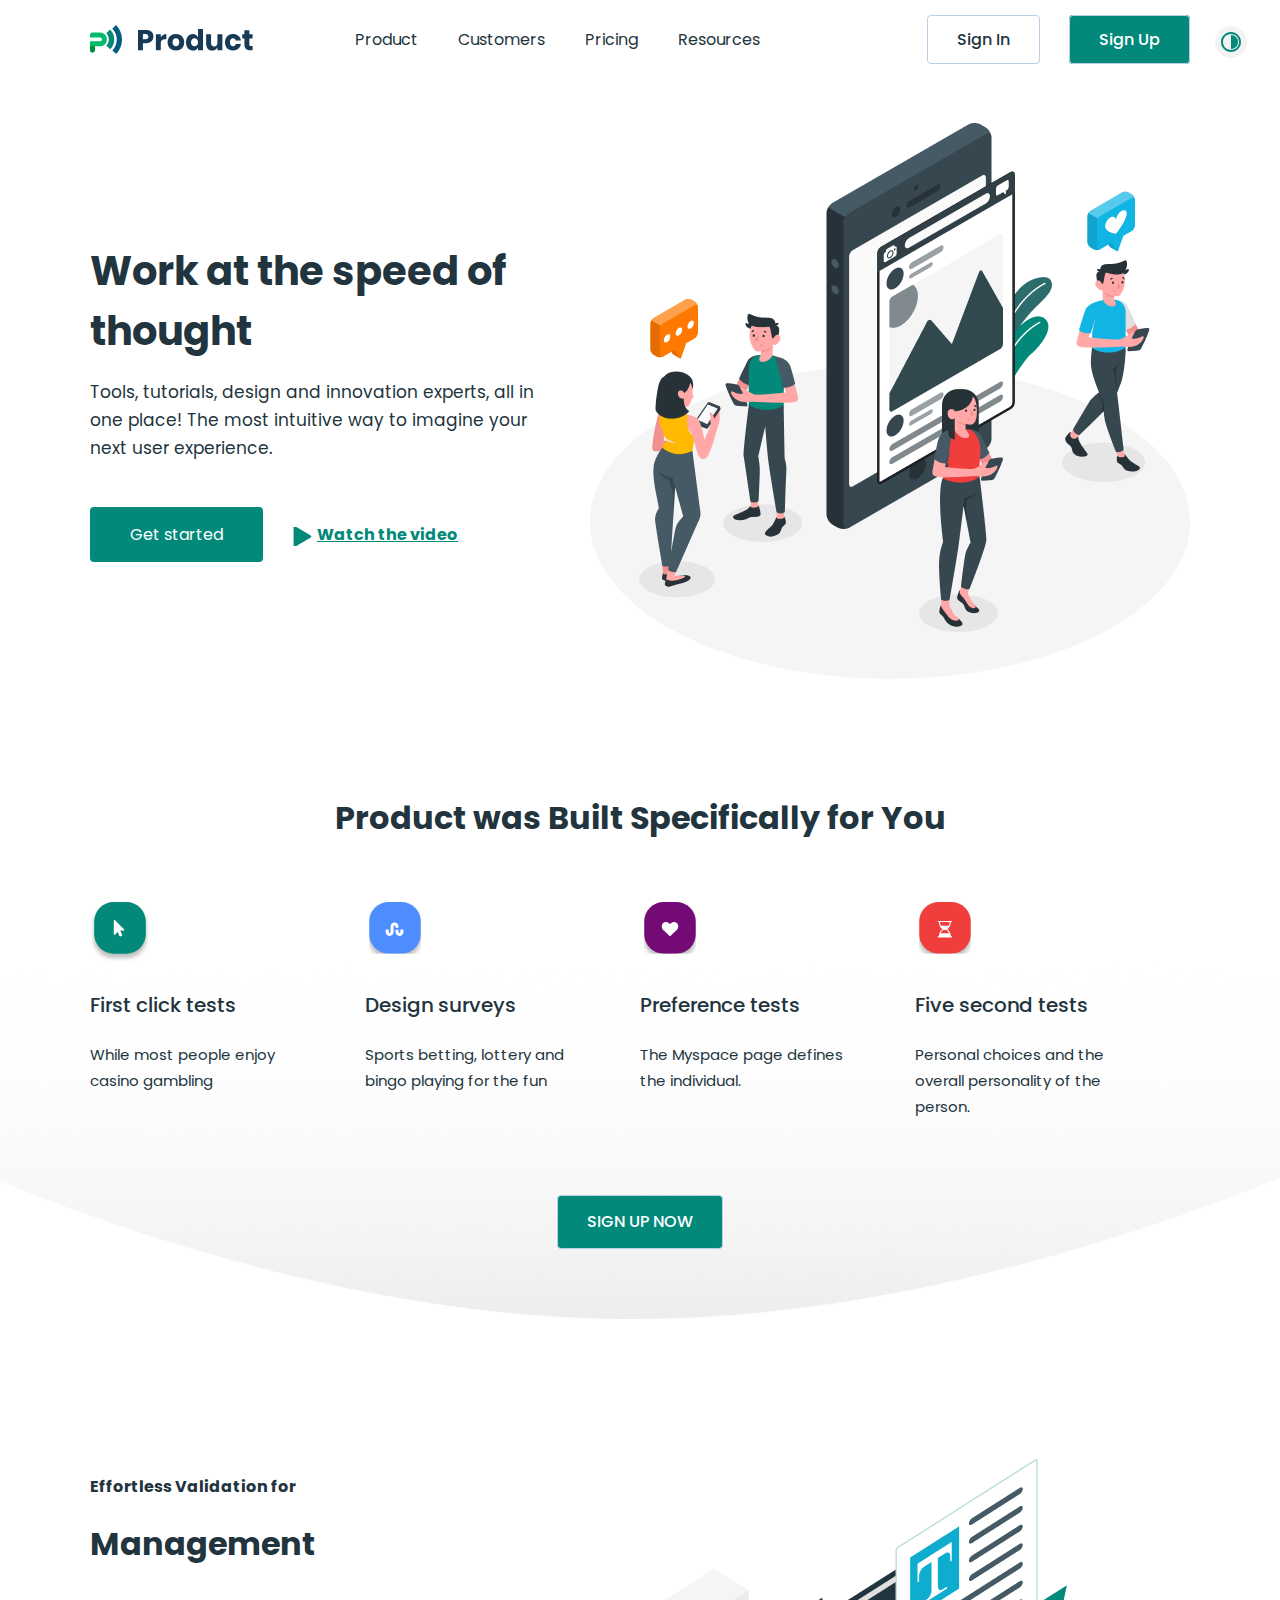
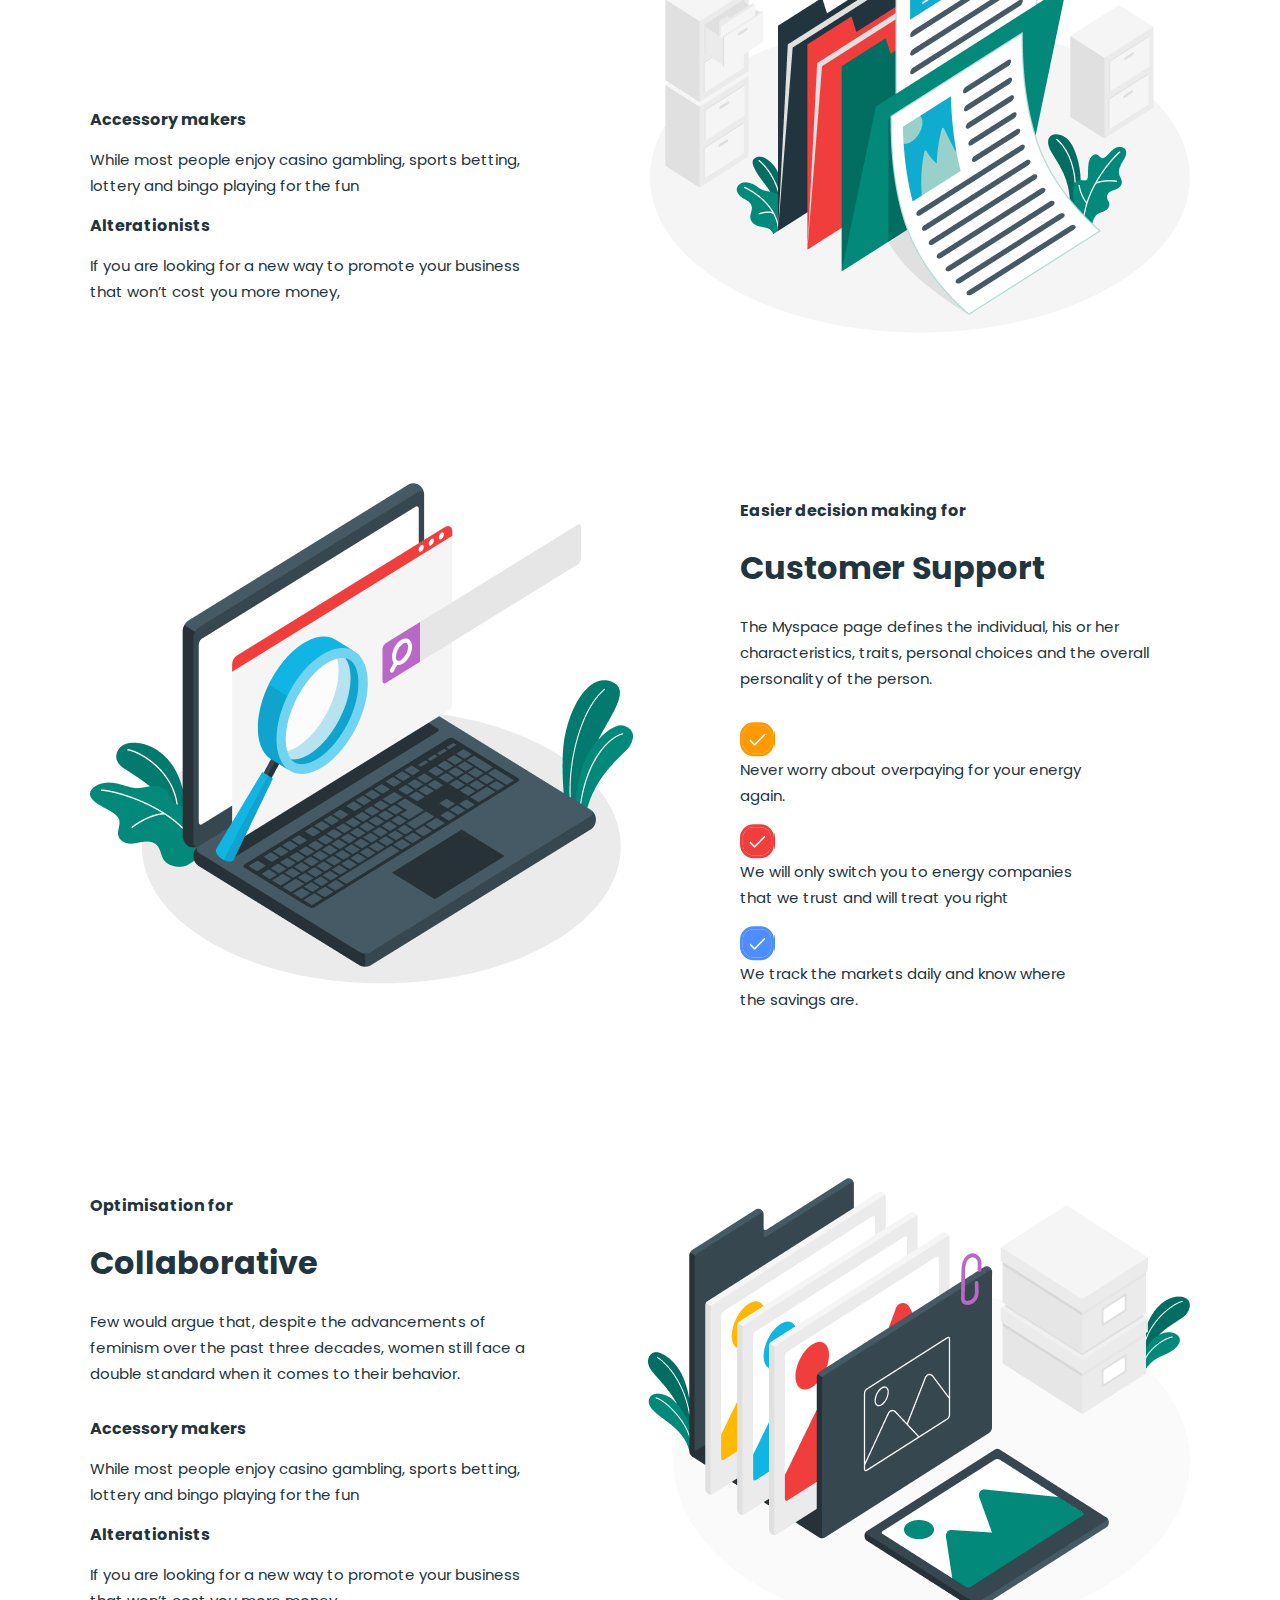
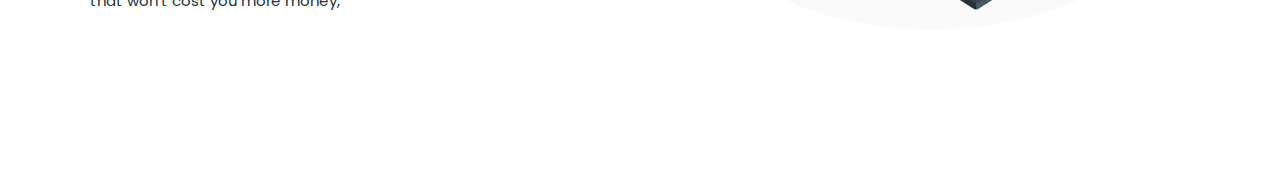
<file: index.html>
<!DOCTYPE html>
<html lang="en">

<head>
    <meta charset="UTF-8">
    <meta http-equiv="X-UA-Compatible" content="IE=edge">
    <meta name="viewport" content="width=device-width, initial-scale=1.0">
    <title>MyProduct</title>
    <link rel="stylesheet" href="./main/style.css">
</head>

<body>
    <!-- Started project -->
    <!-- Header -->
    <div class="header">
        <div class="container">
            <div class="sitenav">
                <div class="logo">
                    <a href="#">
                        <img src="./images/site-logo.svg" alt="Logo">
                    </a>
                </div>

                <ul class="sitenav__list">
                    <li class="sitenav__items">
                        <a href="#">Product</a>
                    </li>

                    <li class="sitenav__items">
                        <a href="#">Customers</a>
                    </li>

                    <li class="sitenav__items">
                        <a href="#">Pricing</a>
                    </li>

                    <li class="sitenav__items">
                        <a href="#">Resources</a>
                    </li>
                </ul>
                <div class="sitenav__buttons">
                    <a href="#">Sign In</a>
                    <a href="#">Sign Up</a>
                    <img title="Click to switch to Dark Mode" class="mode" src="./images/dark-mode.svg" alt="Dark mode">
                </div>
            </div>
        </div>
    </div>
    <!-- Header -->

    <!-- Hero -->
    <section class="hero">
        <div class="container">
            <div class="hero__wrapper">
                <div class="hero__items">
                    <h1>Work at the speed
                        of thought</h1>
                    <p>Tools, tutorials, design and innovation experts, all in one place! The most intuitive way to
                        imagine your next user experience.</p>
                    <a class="hero-btn__started" href="#">Get started</a>
                    <a class="arrowable__icon" href="#">Watch the video</a>
                </div>

                <div class="hero__bg">
                    <img src="./images/hero-bg.png" alt="Hero background">
                </div>
            </div>
        </div>
    </section>
    <!-- Hero -->

    <!-- Old product -->
    <section class="product-built">
        <div class="product__title">
            <h1>Product was Built Specifically
                for You</h1>
        </div>
        <div class="container">
            <div class="product__wrapper">
                <div class="product__widthable">
                    <div class="product__lists product__lists--before1">
                        <h3>First click tests</h3>
                        <p>While most people enjoy casino gambling</p>
                    </div>

                    <div class="product__lists product__lists--before2">
                        <h3>Design surveys</h3>
                        <p>Sports betting, lottery and bingo playing for the fun</p>
                    </div>

                    <div class="product__lists product__lists--before3">
                        <h3>Preference tests</h3>
                        <p>The Myspace page defines the individual.</p>
                    </div>

                    <div class="product__lists product__lists--before4">
                        <h3>Five second tests</h3>
                        <p>Personal choices and the overall personality of the person. </p>
                    </div>
                </div>
            </div>
            <div class="product-btn__wrapper">
                <a class="product__signup" href="#">SIGN UP NOW</a>
            </div>
        </div>
    </section>
    <!-- Old product -->

    <!-- Acting section -->
    <section class="acting">
        <div class="container">
            <div class="acting__wrapper">
                <div class="acting__box">
                    <div class="acting__title">
                        <h3>Effortless Validation for</h3>
                        <h1>Management</h1>
                        <div class="acting__difference">
                            <ul>
                                <li>Accessory makers</li>
                                <p>While most people enjoy casino gambling, sports betting, lottery and bingo playing
                                    for
                                    the
                                    fun</p>
                            </ul>
                            <ul>
                                <li>Alterationists</li>
                                <p>If you are looking for a new way to promote your business that won’t cost you more
                                    money, </p>
                            </ul>
                        </div>
                    </div>
                    <div class="acting__bg">
                        <img src="./images/management-bg.png" alt="Management background">
                    </div>
                </div>

                <div class="acting__box">
                    <div class="acting__title">
                        <h3>Easier decision making for</h3>
                        <h1>Customer Support</h1>
                        <p class="acting-space__title">The Myspace page defines the individual, his or her
                            characteristics, traits, personal choices
                            and the overall personality of the person. </p>
                        <div class="acting__paragraphs">
                            <p class="acting-worry__icon">Never worry about overpaying for your energy again. </p>
                            <p class="acting-switch__icon">We will only switch you to energy companies that we trust and
                                will
                                treat you right</p>
                            <p class="acting-markets__icon">We track the markets daily and know where the savings are.
                            </p>
                        </div>
                    </div>
                    <div class="acting__bg">
                        <img src="./images/customer-support.png" alt="Management background">
                    </div>
                </div>

                <div class="acting__box">
                    <div class="acting__title">
                        <h3>Optimisation for</h3>
                        <h1>Collaborative</h1>
                        <p>Few would argue that, despite the advancements of feminism over the past three decades, women
                            still face a double standard when it comes to their behavior. </p>
                        <ul>
                            <li class="acting__collaborative">Accessory makers</li>
                            <p>While most people enjoy casino gambling, sports betting, lottery and bingo playing
                                for
                                the
                                fun</p>
                        </ul>
                        <ul>
                            <li>Alterationists</li>
                            <p>If you are looking for a new way to promote your business that won’t cost you more
                                money, </p>
                        </ul>
                    </div>
                    <div class="acting__bg">
                        <img src="./images/collaborative.png" alt="Management background">
                    </div>
                </div>
            </div>
        </div>
    </section>

    <!-- Acting section -->

</body>
<!-- Linking JS -->
<script src="./js/main.js"></script>

</html>
</file>
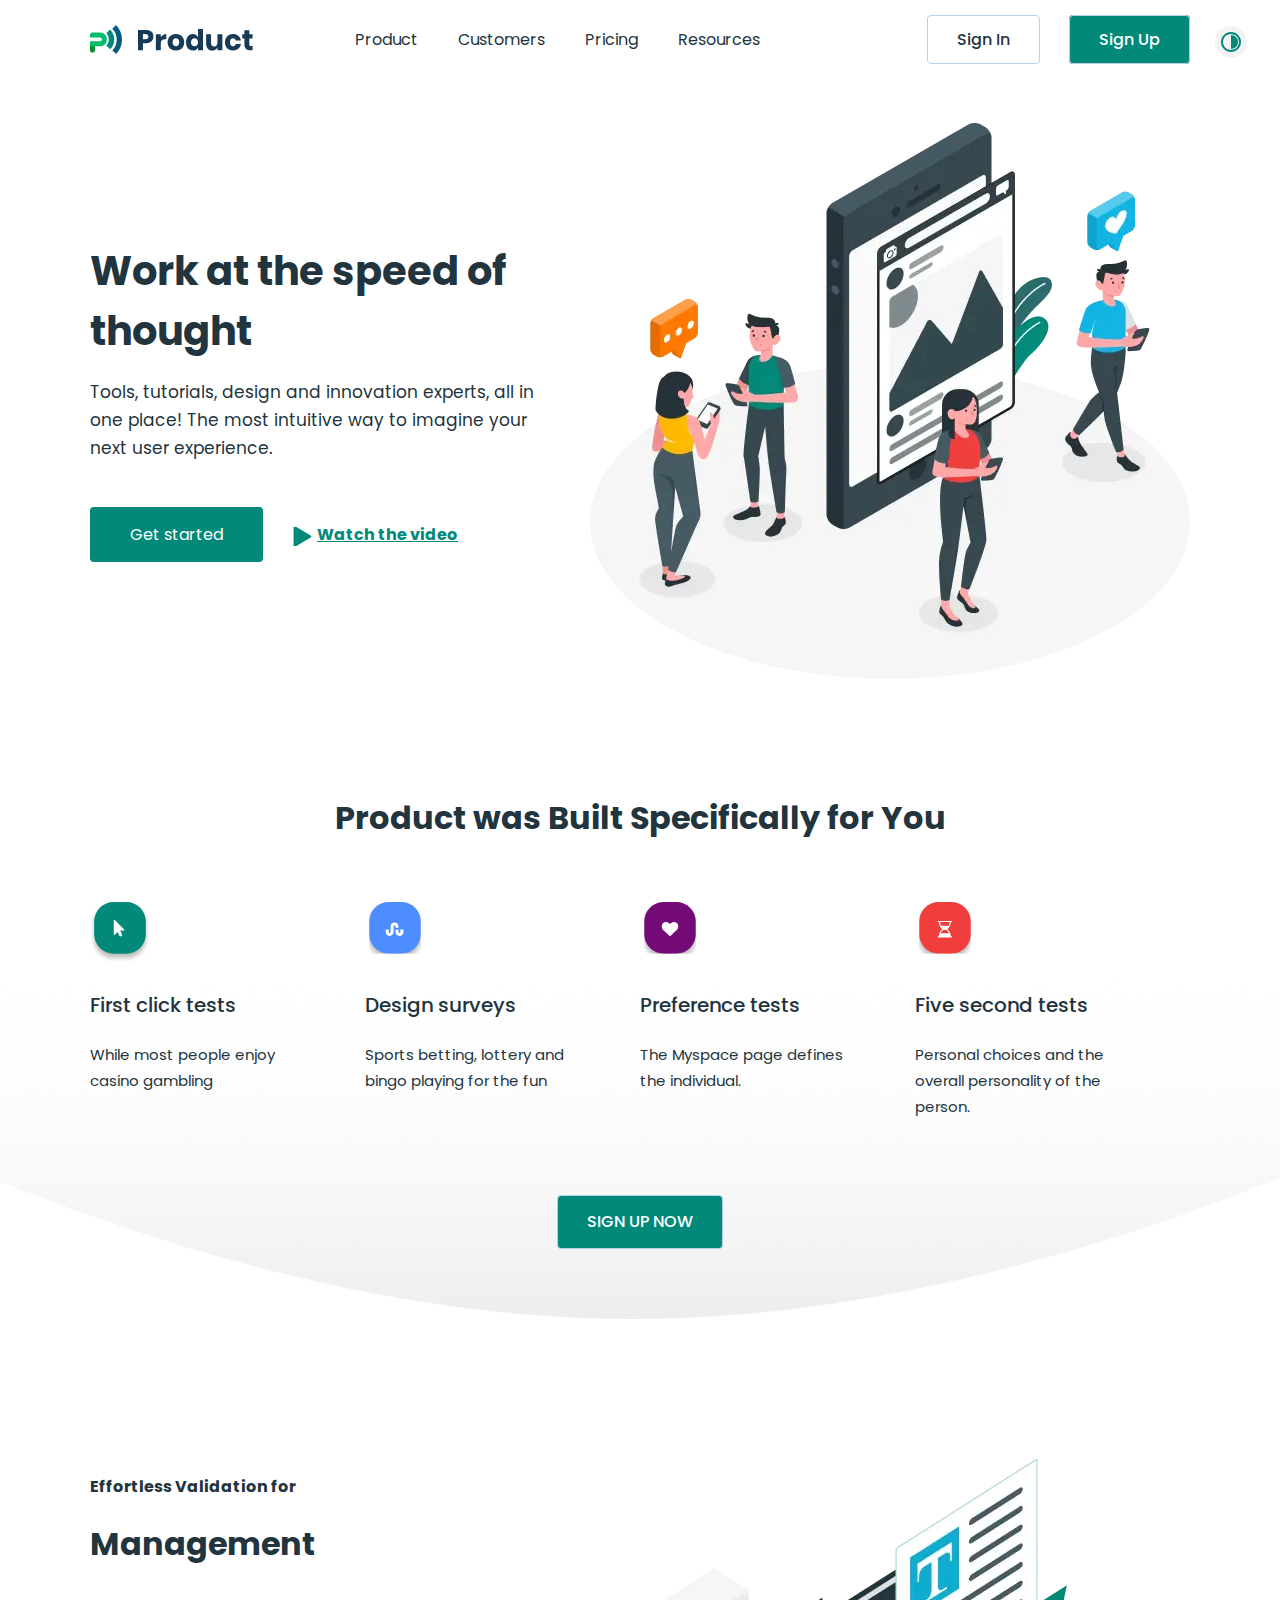
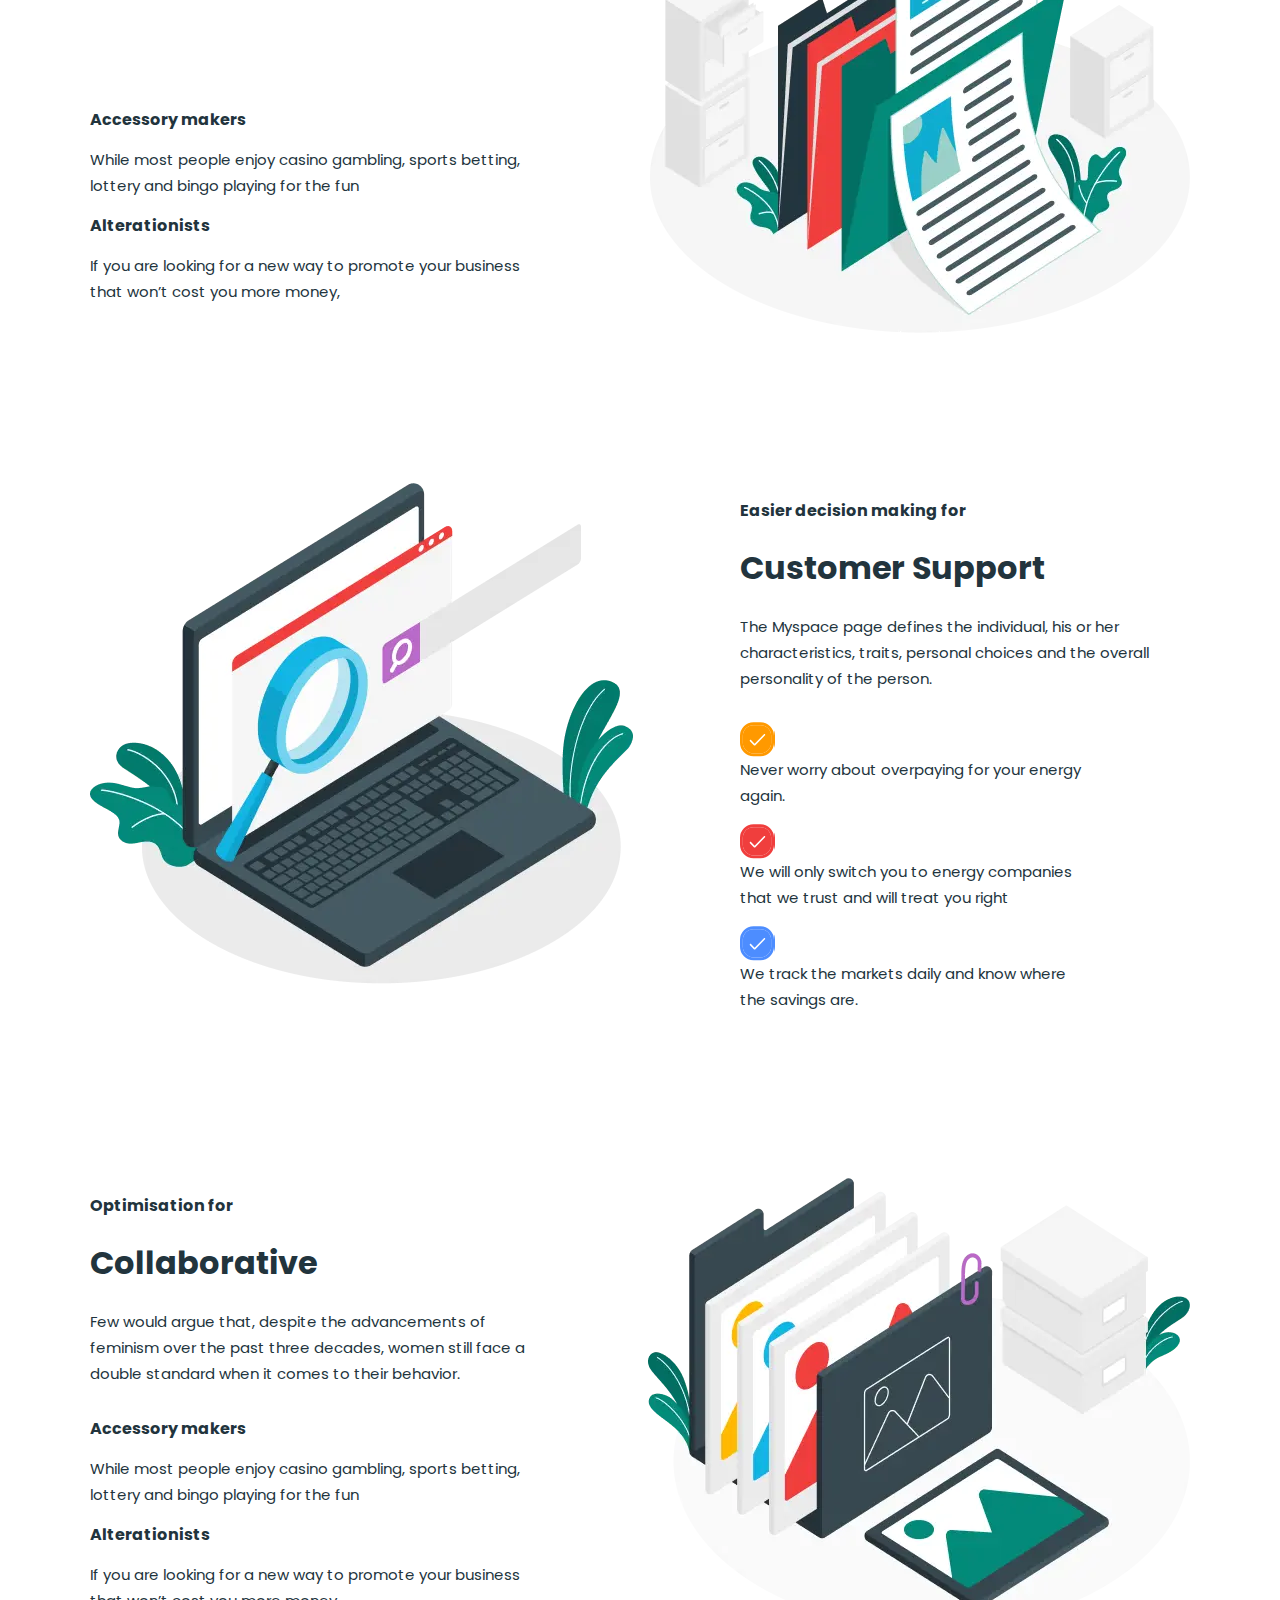
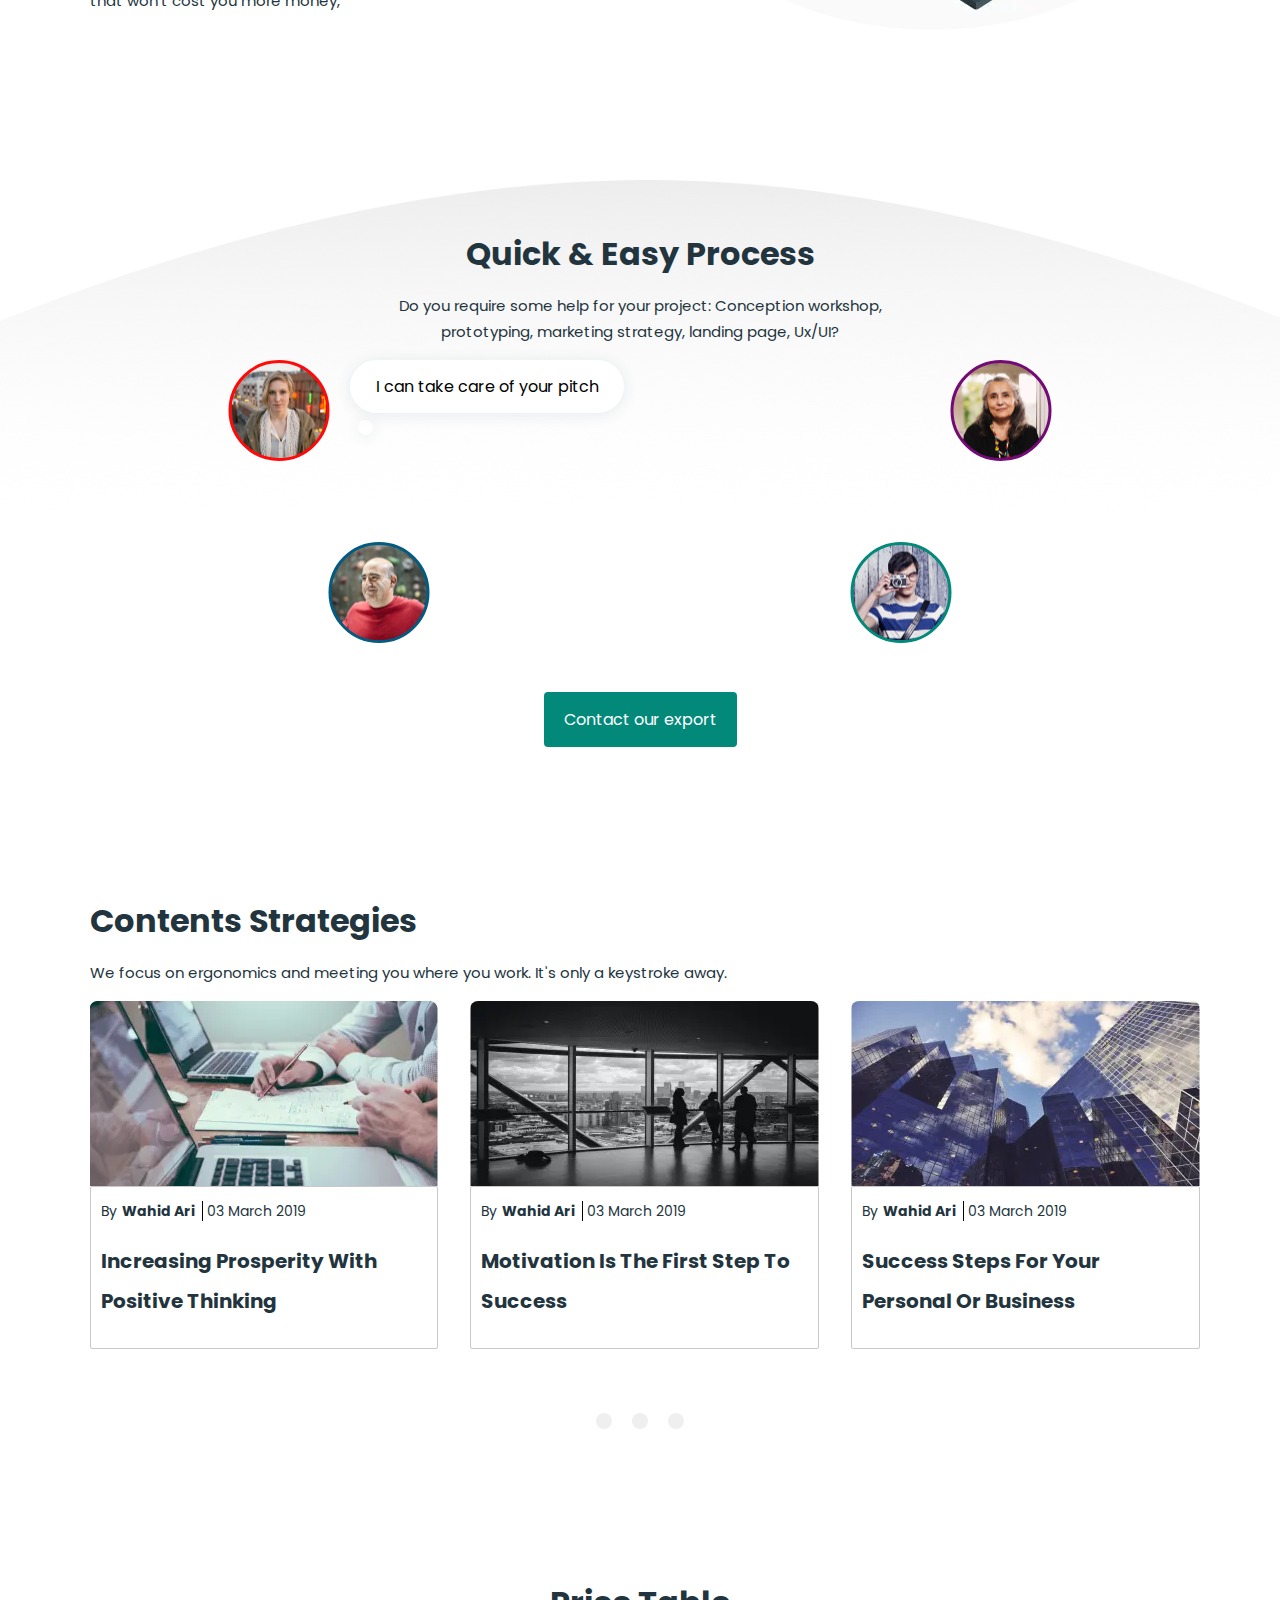
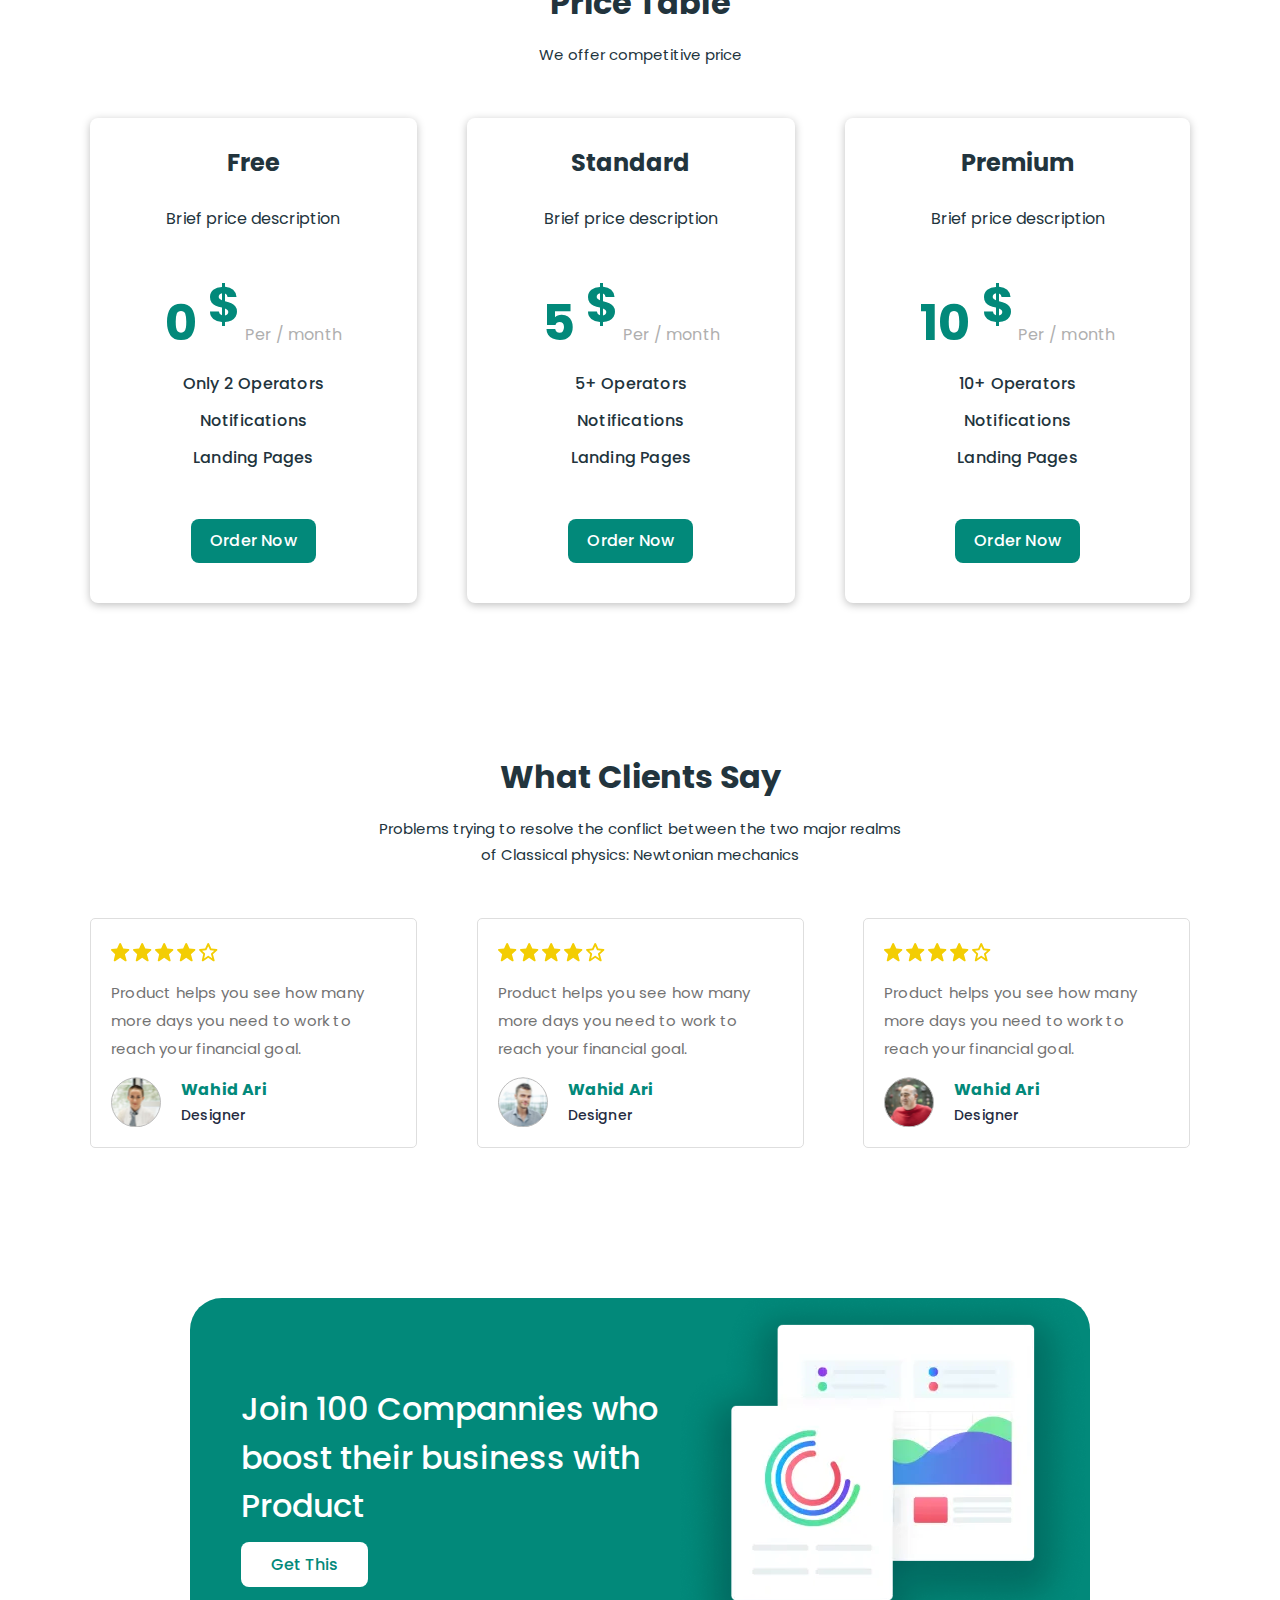
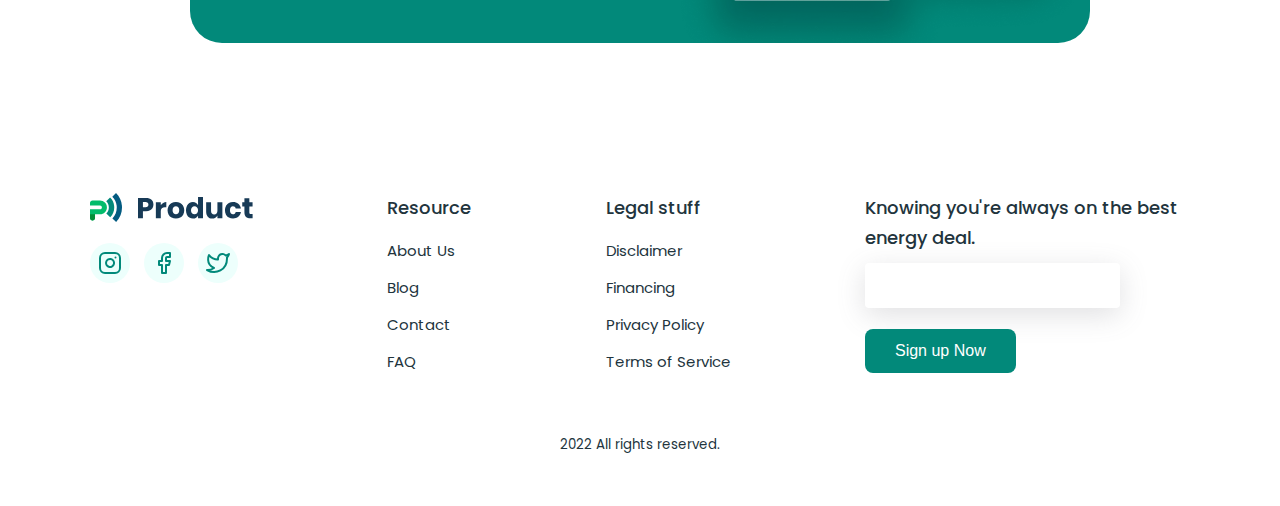
<file: home.html>
<!DOCTYPE html>
<html lang="en">

<head>
    <meta charset="UTF-8">
    <meta http-equiv="X-UA-Compatible" content="IE=edge">
    <meta name="viewport" content="width=device-width, initial-scale=1.0">
    <title>MyProduct</title>
    <link rel="stylesheet" href="./main/style.css">
</head>

<body>
    <!-- Started project -->
    <!-- Header -->
    <div class="header">
        <div class="container">
            <div class="sitenav">
                <div class="logo">
                    <a href="#">
                        <img src="./images/site-logo.svg" alt="Logo">
                    </a>
                </div>

                <ul class="sitenav__list">
                    <li class="sitenav__items">
                        <a href="product">Product</a>
                    </li>

                    <li class="sitenav__items">
                        <a href="./customer.html">Customers</a>
                    </li>

                    <li class="sitenav__items">
                        <a href="./pricing.html">Pricing</a>
                    </li>

                    <li class="sitenav__items">
                        <a href="./resources.html">Resources</a>
                    </li>
                </ul>
                <div class="sitenav__buttons">
                    <a href="./welcomePage.html">Sign In</a>
                    <a href="https://superb-flan-a1c070.netlify.app">Sign Up</a>
                    <img class="mobile__mode" src="./images/menu-icon.svg" alt="Mobile menu icon">
                    <img title="Click to switch to Dark Mode" class="mode" src="./images/dark-mode.svg" alt="Dark mode">
                </div>
            </div>
        </div>
    </div>
    <!-- Header -->

    <!-- Hero -->
    <section class="hero">
        <div class="container">
            <div class="hero__wrapper">
                <div class="hero__items">
                    <h1>Work at the speed
                        of thought</h1>
                    <p>Tools, tutorials, design and innovation experts, all in one place! The most intuitive way to
                        imagine your next user experience.</p>
                    <div class="hero__btns">
                        <a class="hero-btn__started" href="#">Get started</a>
                        <a class="arrowable__icon" href="#">Watch the video</a>
                    </div>
                </div>

                <div class="hero__bg">
                    <picture>
                        <source type="image/webp" src="./images/hero-bg.webp"
                            srcset="./images/hero-bg.webp 1x, ./images/hero-bg@2x.webp 2x">
                        <!-- WEBP -->

                        <!-- PNG -->
                        <img src="./images/hero-bg.png" srcset="./images/hero-bg.png 1x, ./images/hero-bg@2x.png 2x"
                            alt="Hero background">
                    </picture>
                </div>
            </div>
        </div>
    </section>
    <!-- Hero -->

    <!-- Old product -->
    <section id="product" class="product-built">
        <div class="product__title">
            <h1>Product was Built Specifically
                for You</h1>
        </div>
        <div class="container">
            <div class="product__wrapper">
                <div class="product__widthable">
                    <div class="product__lists product__lists--before1">
                        <h3>First click tests</h3>
                        <p>While most people enjoy casino gambling</p>
                    </div>

                    <div class="product__lists product__lists--before2">
                        <h3>Design surveys</h3>
                        <p>Sports betting, lottery and bingo playing for the fun</p>
                    </div>

                    <div class="product__lists product__lists--before3">
                        <h3>Preference tests</h3>
                        <p>The Myspace page defines the individual.</p>
                    </div>

                    <div class="product__lists product__lists--before4">
                        <h3>Five second tests</h3>
                        <p>Personal choices and the overall personality of the person. </p>
                    </div>
                </div>
            </div>
            <div class="product-btn__wrapper">
                <a class="product__signup" href="#">SIGN UP NOW</a>
            </div>
        </div>
    </section>
    <!-- Old product -->

    <!-- Acting section -->
    <section id="resource" class="acting">
        <div class="container">
            <div class="acting__wrapper">
                <div class="acting__box">
                    <div class="acting__title">
                        <h3>Effortless Validation for</h3>
                        <h1>Management</h1>
                        <div class="acting__difference">
                            <ul>
                                <li>Accessory makers</li>
                                <p>While most people enjoy casino gambling, sports betting, lottery and bingo playing
                                    for
                                    the
                                    fun</p>
                            </ul>
                            <ul>
                                <li>Alterationists</li>
                                <p>If you are looking for a new way to promote your business that won’t cost you more
                                    money, </p>
                            </ul>
                        </div>
                    </div>
                    <div class="acting__bg acting__bg1">
                        <picture>
                            <source type="image/webp" src="./images/management-bg.webp"
                                srcset="./images/management-bg.webp 1x, ./images/management-bg@2x.webp 2x" />

                            <!-- PNG -->
                            <img src="./images/management-bg.png"
                                srcset="./images/management-bg.png 1x, ./images/management-bg@2x.png 2x"
                                alt="Management background">
                        </picture>

                    </div>
                </div>

                <div class="acting__box">
                    <div class="acting__title">
                        <h3>Easier decision making for</h3>
                        <h1>Customer Support</h1>
                        <p class="acting-space__title">The Myspace page defines the individual, his or her
                            characteristics, traits, personal choices
                            and the overall personality of the person. </p>
                        <div class="acting__paragraphs">
                            <p class="acting-worry__icon">Never worry about overpaying for your energy again. </p>
                            <p class="acting-switch__icon">We will only switch you to energy companies that we trust and
                                will
                                treat you right</p>
                            <p class="acting-markets__icon">We track the markets daily and know where the savings are.
                            </p>
                        </div>
                    </div>
                    <div class="acting__bg acting__bg2">
                        <picture>
                            <source type="image/webp" src="./images/customer-support.webp"
                                srcset="./images/customer-support.webp 1x, ./images/customer-support@2x.webp 2x" />

                            <!-- PNG -->
                            <img src="./images/customer-support.png"
                                srcset="./images/customer-support.png 1x, ./images/customer-support@2x.png 2x"
                                alt="Management background">
                        </picture>

                    </div>
                </div>

                <div class="acting__box">
                    <div class="acting__title">
                        <h3>Optimisation for</h3>
                        <h1>Collaborative</h1>
                        <p>Few would argue that, despite the advancements of feminism over the past three decades, women
                            still face a double standard when it comes to their behavior. </p>
                        <ul>
                            <li class="acting__collaborative">Accessory makers</li>
                            <p>While most people enjoy casino gambling, sports betting, lottery and bingo playing
                                for
                                the
                                fun</p>
                        </ul>
                        <ul>
                            <li>Alterationists</li>
                            <p>If you are looking for a new way to promote your business that won’t cost you more
                                money, </p>
                        </ul>
                    </div>
                    <div class="acting__bg acting__bg3">
                        <picture>
                            <source type="image/webp" src="./images/collaborative.webp"
                                srcset="./images/collaborative.webp 1x, ./images/collaborative@2x.webp 2x" />

                            <!-- PNG -->
                            <img src="./images/collaborative.png"
                                srcset="./images/collaborative.png 1x, ./images/collaborative@2x.png 2x"
                                alt="Management background">
                        </picture>

                    </div>
                </div>
            </div>
        </div>
    </section>

    <!-- Acting section -->

    <!-- Easy proecessing -->
    <section class="processing">
        <div class="container">
            <div class="processing__title">
                <h1>Quick & Easy Process</h1>
                <p>Do you require some help for your project: Conception workshop,
                    prototyping, marketing strategy, landing page, Ux/UI?</p>
            </div>
            <div class="processing__heading">
                <div class="processing__items">
                    <div class="processsing-line__first">
                        <img src="./images/avatar-1.svg" alt="Processing_avatar1">
                        <span id="pic1"></span>
                        <img id="pic2" class="processing__avatar" src="./images/avatar-2.svg" alt="Processing_avatar2">
                    </div>

                    <div class="processsing-line__second">
                        <img id="pic3" class="av processing__thumb" src="./images/avatar-4.svg"
                            alt="Processing_avatar4">
                        <img id="pic4" class="processing__avatar processing__thumb" src="./images/avatar-3.svg"
                            alt="Processing_avatar3">
                    </div>
                </div>
            </div>
        </div>
        <div class="processing__btn">
            <a href="#">Contact our export</a>
        </div>
    </section>
    <!-- Easy proecessing -->

    <!-- Strategies -->
    <section id="strategyid" class="strategy">
        <div class="container">
            <div class="strategy__title">
                <h1>Contents Strategies</h1>
                <p>We focus on ergonomics and meeting you where you work. It's only a keystroke away. </p>
            </div>

            <div class="strategy__blogs">
                <div class="strategy__boxes">
                    <picture>
                        <source type="image/webp" src="./images/strategy-1.webp"
                            srcset="./images/strategy-1.webp 1x, ./images/strategy-1@2x.webp 2x">

                        <!-- PNG -->
                        <img src="./images/strategy-1.png"
                            srcset="./images/strategy-1.png 1x, ./images/strategy-1@2x.png 2x" alt="Strategy-1">
                    </picture>

                    <div class="strategy__info">
                        <span>By</span><strong>Wahid Ari</strong>
                        <time>03 March 2019</time>
                        <a href="#">
                            <h2>Increasing Prosperity With Positive Thinking</h2>
                        </a>
                    </div>
                </div>

                <div class="strategy__boxes">
                    <picture>
                        <source type="image/webp" src="./images/strategy-2.webp"
                            srcset="./images/strategy-2.webp 1x, ./images/strategy-2@2x.webp 2x">

                        <!-- PNG -->
                        <img class="strategy__borderable" src="./images/strategy-2.png"
                            srcset="./images/strategy-2.png 1x, ./images/strategy-2@2x.png 2x" alt="Strategy-2">
                    </picture>

                    <div class="strategy__info">
                        <span>By</span><strong>Wahid Ari</strong>
                        <time>03 March 2019</time>
                        <a href="#">
                            <h2>Motivation Is The First Step To Success</h2>
                        </a>
                    </div>
                </div>

                <div class="strategy__boxes">
                    <picture>
                        <source type="image/webp" src="./images/strategy-3.webp"
                            srcset="./images/strategy-3.webp 1x, ./images/strategy-3@2x.webp 2x" />

                        <!-- PNG -->
                        <img class="strategy__borderable" src="./images/strategy-3.png"
                            srcset="./images/strategy-3.png 1x, ./images/strategy-3@2x.png 2x" alt="Strategy-3">
                    </picture>

                    <div class="strategy__info">
                        <span>By</span><strong>Wahid Ari</strong>
                        <time>03 March 2019</time>
                        <a href="#">
                            <h2>Success Steps For Your Personal Or Business</h2>
                        </a>
                    </div>
                </div>
            </div>
            <div class="strategy__dots">
                <span></span>
                <span></span>
                <span></span>
            </div>
        </div>
    </section>
    <!-- Strategies -->


    <!-- Pricing table -->
    <section class="pricing">
        <div class="container">
            <div class="pricing__title">
                <h1>Price Table</h1>
                <p>We offer competitive price</p>
            </div>

            <!-- Item boxes -->
            <div class="pricing__wrapper">
                <!-- First line -->
                <div class="pricing__box">
                    <strong>Free</strong>
                    <p>Brief price description</p>
                    <strong class="pricing__moneyspan">0 <sup>$</sup></strong>
                    <span>Per / month</span>
                    <ul>
                        <li>Only 2 Operators</li>
                        <li>Notifications</li>
                        <li>Landing Pages</li>
                        <li>
                            <a href="#">Order Now</a>
                        </li>
                    </ul>
                </div>

                <!-- Second line -->
                <div class="pricing__box">
                    <strong>Standard</strong>
                    <p>Brief price description</p>
                    <strong class="pricing__moneyspan">5 <sup>$</sup></strong>
                    <span>Per / month</span>
                    <ul>
                        <li>5+ Operators</li>
                        <li>Notifications</li>
                        <li>Landing Pages</li>
                        <li>
                            <a href="#">Order Now</a>
                        </li>
                    </ul>
                </div>

                <!-- Third line -->
                <div class="pricing__box pricing__box--last">
                    <strong>Premium</strong>
                    <p>Brief price description</p>
                    <strong class="pricing__moneyspan">10 <sup>$</sup></strong>
                    <span>Per / month</span>
                    <ul>
                        <li>10+ Operators</li>
                        <li>Notifications</li>
                        <li>Landing Pages</li>
                        <li>
                            <a href="#">Order Now</a>
                        </li>
                    </ul>
                </div>

            </div>

        </div>
    </section>
    <!-- Pricing table -->

    <!-- Testimonials -->
    <section id="customer" class="testimonials">
        <div class="container">
            <div class="testimonials__title">
                <h1>What Clients Say</h1>
                <p>Problems trying to resolve the conflict between
                    the two major realms of Classical physics: Newtonian mechanics </p>
            </div>
            <!-- Testimonials box -->
            <div class="testimonials__wrapper">
                <div class="testimonials__box">
                    <img src="./images/client-stars.svg" alt="Stars">
                    <p>Product helps you see how many
                        more days you need to work to
                        reach your financial goal.</p>
                    <div class="testimonials__before">
                        <div class="testimonials__upper testimonials__upper1">
                            <h4>Wahid Ari</h4>
                            <small>Designer</small>
                        </div>
                    </div>
                </div>

                <div class="testimonials__box">
                    <img src="./images/client-stars.svg" alt="Stars">
                    <p>Product helps you see how many
                        more days you need to work to
                        reach your financial goal.</p>
                    <div class="testimonials__before">
                        <div class="testimonials__upper testimonials__upper2">
                            <h4>Wahid Ari</h4>
                            <small>Designer</small>
                        </div>
                    </div>
                </div>

                <div class="testimonials__box">
                    <img src="./images/client-stars.svg" alt="Stars">
                    <p>Product helps you see how many
                        more days you need to work to
                        reach your financial goal.</p>
                    <div class="testimonials__before">
                        <div class="testimonials__upper testimonials__upper3">
                            <h4>Wahid Ari</h4>
                            <small>Designer</small>
                        </div>
                    </div>
                </div>


            </div>
        </div>
    </section>
    <!-- Testimonials -->

    <!-- Join company -->
    <div class="joining__company">
        <div class="joining__wrapper">
            <div class="joining__title">
                <div class="joining__upper">
                    <h1>Join 100 Compannies who boost their business with Product</h1>
                    <a href="#">Get This</a>
                </div>

                <!-- Joining BG -->
                <div class="joining__bg">
                    <picture>
                        <source type="image/webp" src="./images/company-bg.webp"
                            srcset="./images/company-bg.webp 1x, ./images/company-bg@2x.webp 2x" />

                        <!-- PNG -->
                        <img src="./images/company-bg.png"
                            srcset="./images/company-bg.png 1x, ./images/company-bg@2x.png 2x" alt="Company bg">
                    </picture>

                </div>
            </div>
        </div>
    </div>
    <!-- Join company -->

    <!-- Footer -->
    <footer class="footer">
        <div class="container">
            <div class="footer__columns">
                <div class="footer__box">
                    <a href="#">
                        <img class="footer-box" src="./images/site-logo.svg" alt="Footer logo">
                    </a>
                    <div class="footer__icons">
                        <ul>
                            <li>
                                <a href="https://instagram.com">
                                    <img src="./images/instagram-icon.svg" alt="Instagram icon">
                                </a>
                            </li>
                            <li>
                                <a href="https://facebook.com">
                                    <img src="./images/facebook-icon.svg" alt="Facebook icon">
                                </a>
                            </li>
                            <li>
                                <a href="https://twitter.com">
                                    <img src="./images/twitter-icon.svg" alt="Twitter icon">
                                </a>
                            </li>
                        </ul>
                    </div>
                </div>

                <div class="footer__box footer__box--second">
                    <strong>Resource</strong>
                    <ul>
                        <li>
                            <a href="#">About Us</a>
                        </li>
                        <li>
                            <a href="#">Blog</a>
                        </li>
                        <li>
                            <a href="#">Contact</a>
                        </li>
                        <li>
                            <a href="#">FAQ</a>
                        </li>
                    </ul>
                </div>

                <div class="footer__box .footer__box--third">
                    <strong>Legal stuff</strong>
                    <ul>
                        <li>
                            <a href="#">Disclaimer</a>
                        </li>
                        <li>
                            <a href="#">Financing</a>
                        </li>
                        <li>
                            <a href="#">Privacy Policy</a>
                        </li>
                        <li>
                            <a href="#">Terms of Service</a>
                        </li>
                    </ul>
                </div>

                <div class="footer__box footer__box--fourth">
                    <strong>Knowing you're always on the best energy deal.
                    </strong>
                    <form action="https://echo.htmlacademy.ru/" method="post">
                        <input type="email" name="email" aria-label="Enter Your email" required>
                        <button type="submit">Sign up Now</button>
                    </form>
                </div>

            </div>
        </div>
    </footer>
    <div class="footer__reserved">
        <small>2022 All rights reserved.</small>
    </div>

    <!-- Footer -->

</body>
<!-- Linking JS -->
<script src="./js/main.js"></script>

</html>
</file>
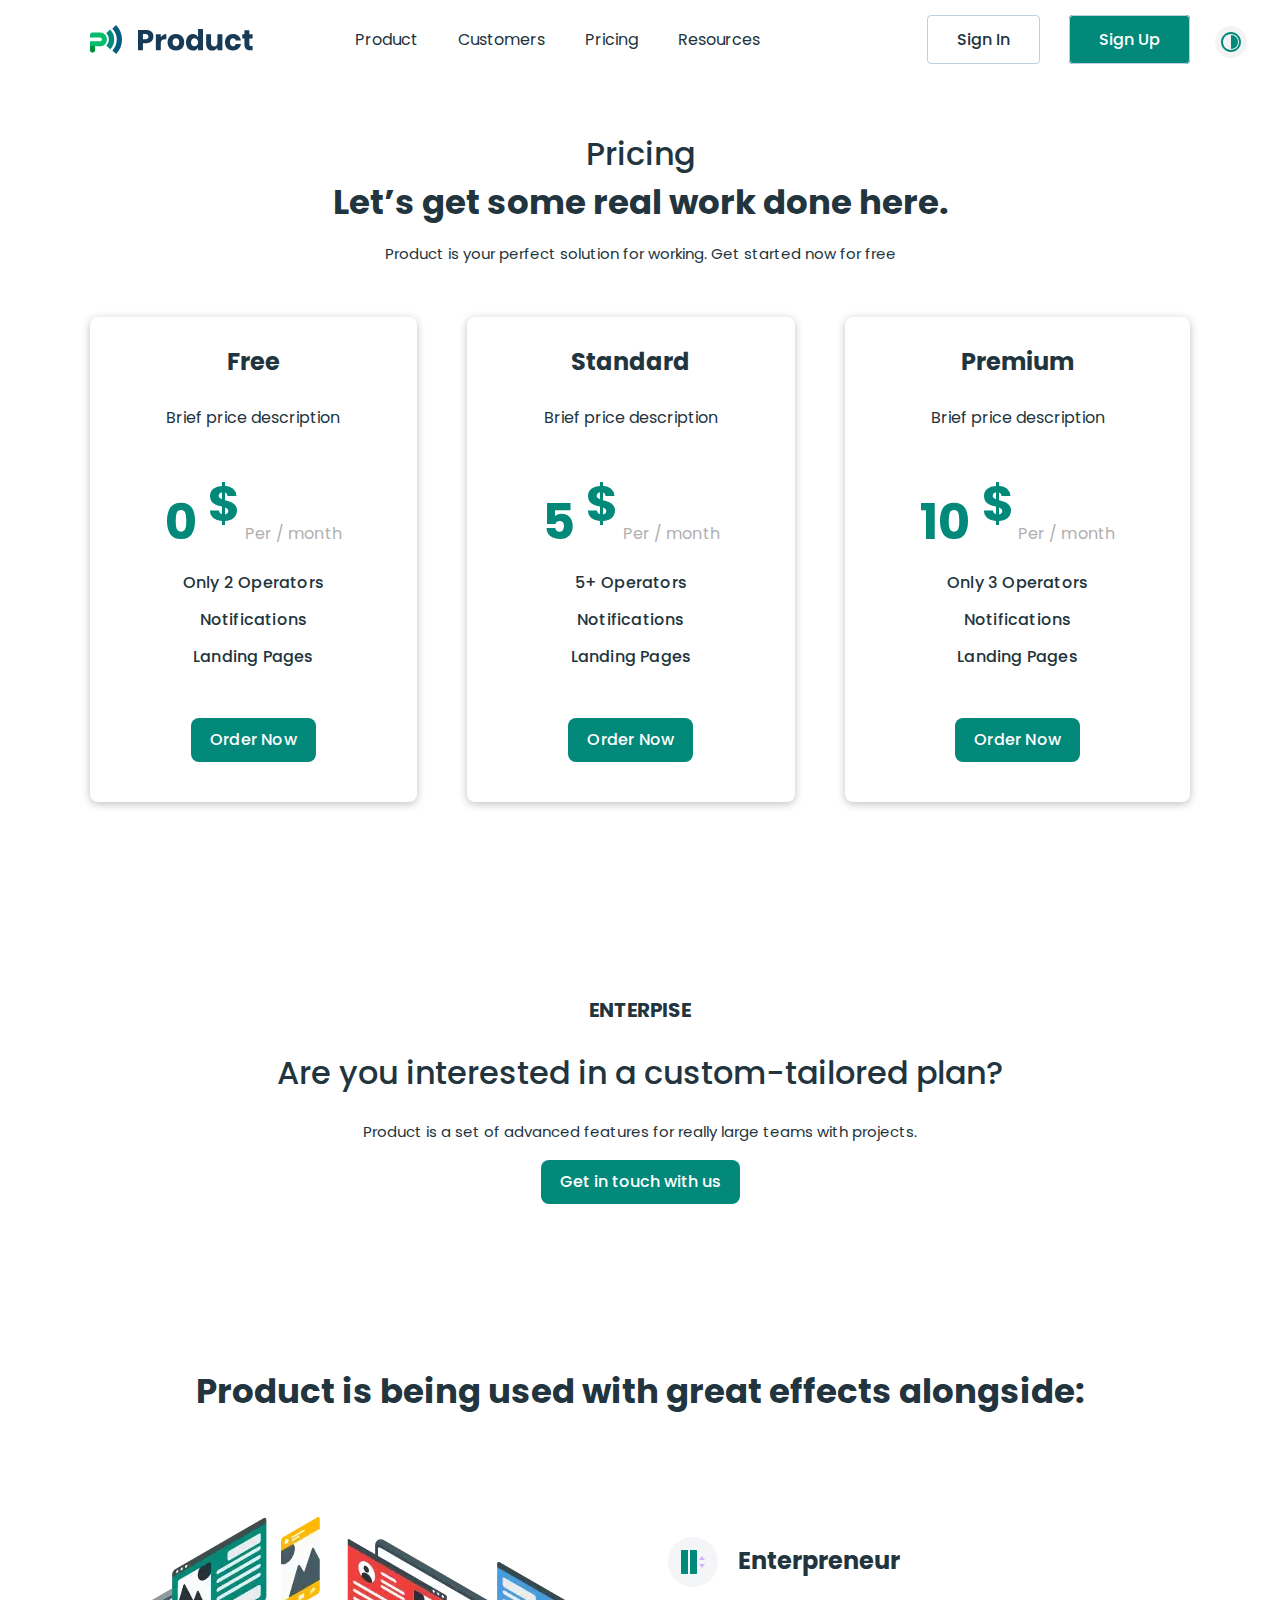
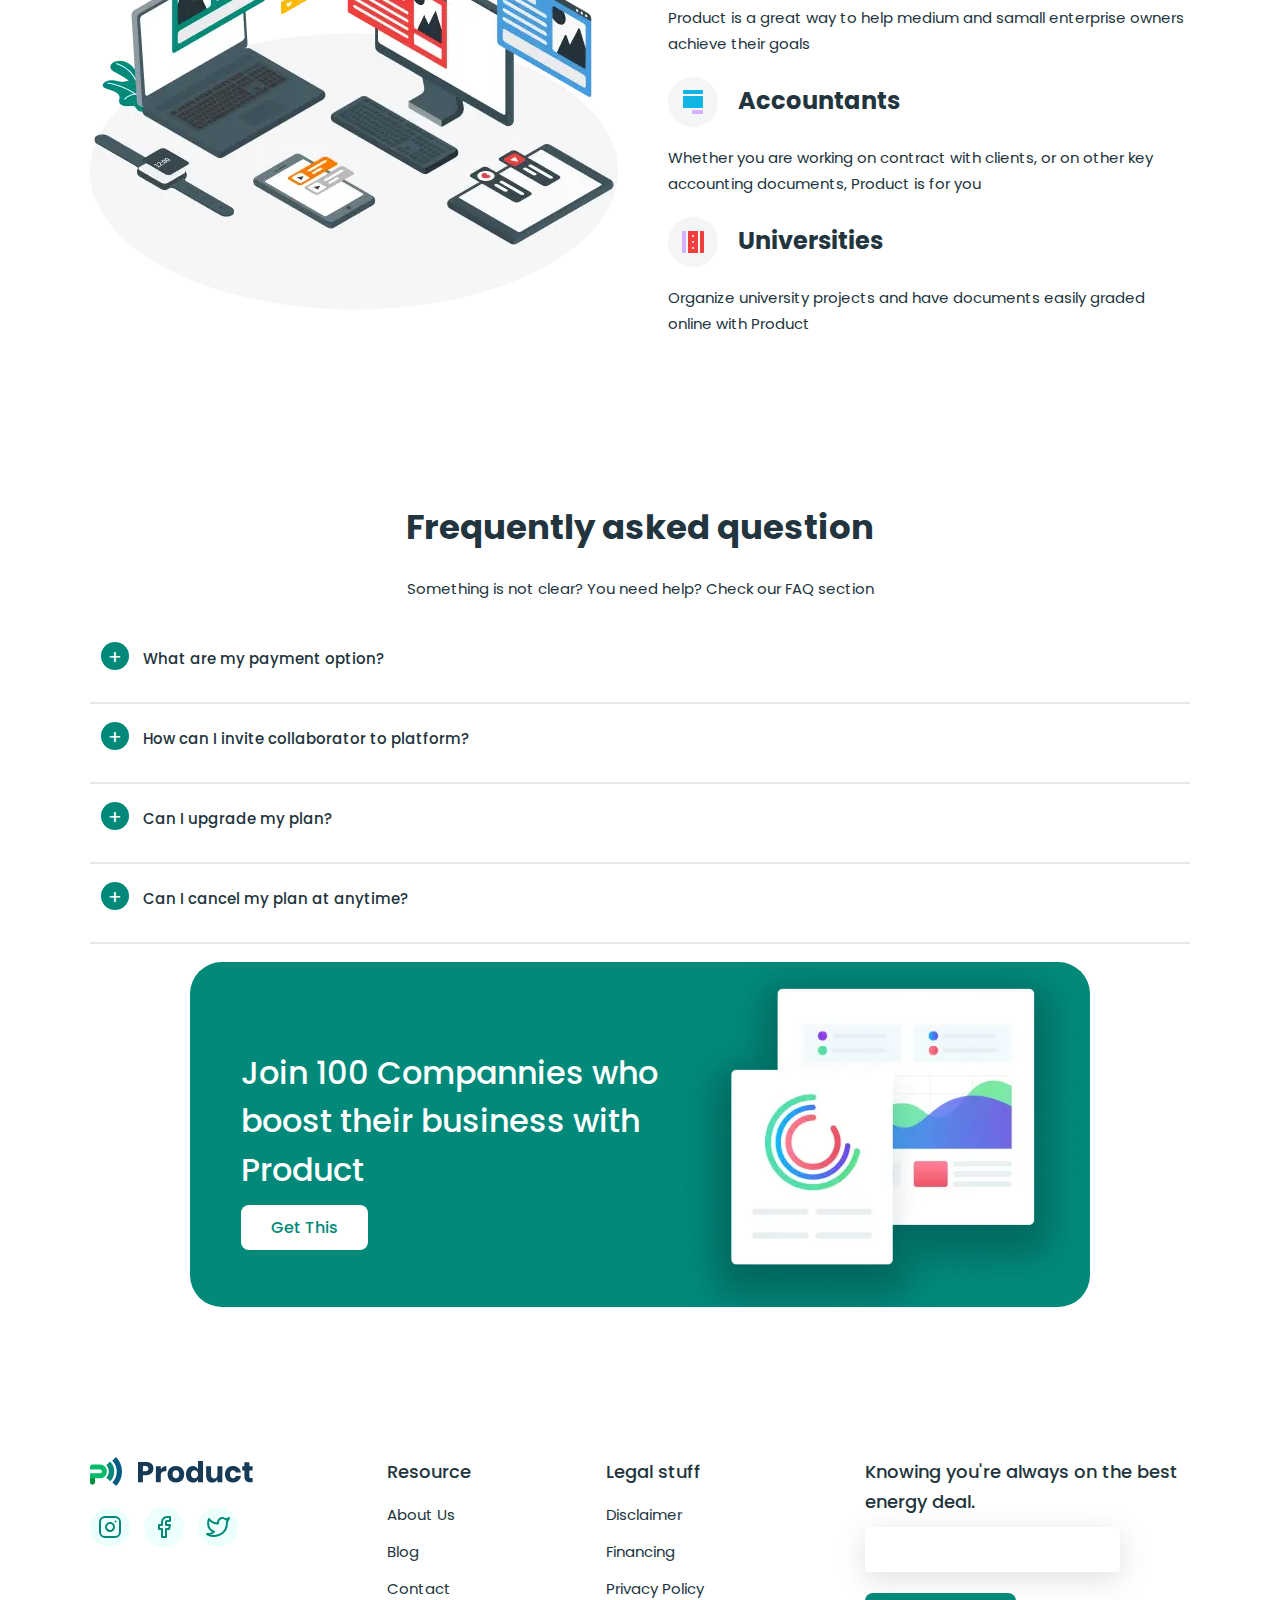
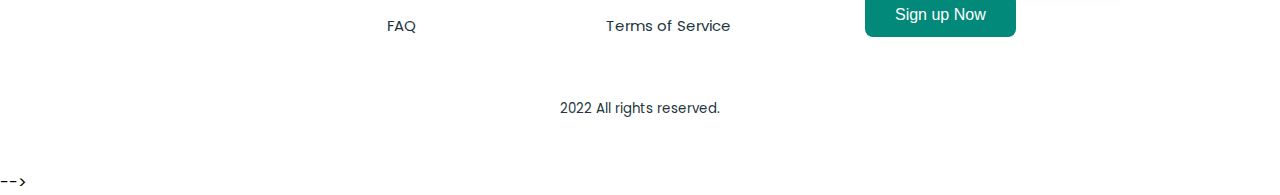
<file: pricing.html>
<!DOCTYPE html>
<html lang="en">

<head>
    <meta charset="UTF-8">
    <meta http-equiv="X-UA-Compatible" content="IE=edge">
    <meta name="viewport" content="width=device-width, initial-scale=1.0">
    <title>MyProduct</title>
    <link rel="stylesheet" href="./main/style.css">
    <link rel="stylesheet" href="./main/pricing.css">
</head>

<body>
    <!-- Started project -->
    <!-- Header -->
    <div class="header">
        <div class="container">
            <div class="sitenav">
                <div class="logo">
                    <a href="#">
                        <img src="./images/site-logo.svg" alt="Logo">
                    </a>
                </div>

                <ul class="sitenav__list">
                    <li class="sitenav__items">
                        <a href="./home.html">Product</a>
                    </li>

                    <li class="sitenav__items">
                        <a href="./customer.html">Customers</a>
                    </li>

                    <li class="sitenav__items">
                        <a href="#pricing.html">Pricing</a>
                    </li>

                    <li class="sitenav__items">
                        <a href="./resources.html">Resources</a>
                    </li>
                </ul>
                <div class="sitenav__buttons">
                    <a href="https://superb-flan-a1c070.netlify.app">Sign In</a>
                    <a href="https://superb-flan-a1c070.netlify.app">Sign Up</a>
                    <img class="mobile__mode" src="./images/menu-icon.svg" alt="Mobile menu icon">
                    <img title="Click to switch to Dark Mode" class="mode" src="./images/dark-mode.svg" alt="Dark mode">
                </div>
            </div>
        </div>
    </div>
    <!-- Header -->

    <!-- Pricing table -->
    <section class="pricing">
        <div class="container">
            <div class="pricing__title">
                <h1>Pricing</h1>
                <h2>Let’s get some real work done here.</h2>
                <p>Product is your perfect solution for working. Get started now for free</p>
            </div>

            <!-- Item boxes -->
            <div class="pricing__wrapper">
                <!-- First line -->
                <div class="pricing__box">
                    <strong>Free</strong>
                    <p>Brief price description</p>
                    <strong class="pricing__moneyspan">0 <sup>$</sup></strong>
                    <span>Per / month</span>
                    <ul>
                        <li>Only 2 Operators</li>
                        <li>Notifications</li>
                        <li>Landing Pages</li>
                        <li>
                            <a href="#">Order Now</a>
                        </li>
                    </ul>
                </div>

                <!-- Second line -->
                <div class="pricing__box">
                    <strong>Standard</strong>
                    <p>Brief price description</p>
                    <strong class="pricing__moneyspan">5 <sup>$</sup></strong>
                    <span>Per / month</span>
                    <ul>
                        <li>5+ Operators</li>
                        <li>Notifications</li>
                        <li>Landing Pages</li>
                        <li>
                            <a href="#">Order Now</a>
                        </li>
                    </ul>
                </div>

                <!-- Third line -->
                <div class="pricing__box">
                    <strong>Premium</strong>
                    <p>Brief price description</p>
                    <strong class="pricing__moneyspan">10 <sup>$</sup></strong>
                    <span>Per / month</span>
                    <ul>
                        <li>Only 3 Operators</li>
                        <li>Notifications</li>
                        <li>Landing Pages</li>
                        <li>
                            <a href="#">Order Now</a>
                        </li>
                    </ul>
                </div>

            </div>

        </div>
    </section>
    <!-- Pricing table -->

    <!-- Enterprise -->
    <section class="enterprise">
        <div class="enterprise__wrapper">
            <div class="enterprise__title">
                <strong>ENTERPISE</strong>
                <h1>Are you interested in a custom-tailored plan?</h1>
                <p>Product is a set of advanced features for really large teams with projects.</p>
                <a href="#">Get in touch with us</a>
            </div>
        </div>
    </section>
    <!-- Enterprise -->

    <!-- Product effect -->
    <div class="product-effect">
        <div class="container">
            <h1>Product is being used with great effects alongside:</h1>
            <div class="product__wrapper">
                <picture>
                    <source type="image/webp" src="./images/product-effect-bg.webp"
                        srcset="./images/product-effect-bg.webp 1x, ./images/product-effect-bg@2x.webp 2x" />

                    <!-- PNG -->
                    <img src="./images/product-effect-bg.png"
                        srcset="./images/product-effect-bg.png 1x, ./images/product-effect-bg@2x.png 2x"
                        alt="Product bg account">
                </picture>

                <div class="product-side__title">
                    <div class="product__header product__header--section1">
                        <h2>Enterpreneur</h2>
                    </div>
                    <p>Product is a great way to help medium and samall enterprise owners achieve their goals</p>

                    <div class="product__header product__header--section2">
                        <h2>Accountants</h2>
                    </div>
                    <p>Whether you are working on contract with clients, or on other key accounting documents, Product
                        is for you</p>

                    <div class="product__header product__header--section3">
                        <h2>Universities</h2>
                    </div>
                    <p>Organize university projects and have documents easily graded online with Product</p>
                </div>
            </div>
        </div>
    </div>
    <!-- Product effect -->

    <!-- Frequently asked question -->
    <div class="question">
        <div class="container">
            <div class="question__title">
                <h1>Frequently asked question</h1>
                <p>Something is not clear? You need help? Check our FAQ section</p>
            </div>

            <!-- FAQ -->
            <div class="faq">
                <div class="faq__wrapper">
                    <label>
                        <input type="checkbox" id="input">
                        <span></span>
                        <p class="faq__title">What are my payment option?</p>
                        <div class="mode__toogle">
                            <p class="faq__paragraph">Your payment option is safe.</p>
                        </div>
                        <hr>
                    </label>
                </div>

                <!-- 2 - line -->
                <div class="faq__wrapper">
                    <label>
                        <input type="checkbox" id="input">
                        <span></span>
                        <p class="faq__title">How can I invite collaborator to platform?</p>
                        <div class="mode__toogle">
                            <p class="faq__paragraph">After creating your account you will have an oppurtunity to create
                                your first project that will be associated withthe collaborators e-mail. An invitation
                                will be sent automatically. Then, invited user will have to confirm his account by
                                e-mail and finish userd onboarding.</p>
                        </div>
                        <hr>
                    </label>
                </div>

                <!-- 3 - line -->
                <div class="faq__wrapper">
                    <label>
                        <input type="checkbox" id="input">
                        <span></span>
                        <p class="faq__title">Can I upgrade my plan?</p>
                        <div class="mode__toogle">
                            <p class="faq__paragraph">Yes absolutely, You can upgrade any time!</p>
                        </div>
                        <hr>
                    </label>
                </div>

                <!-- 4 - line -->
                <div class="faq__wrapper">
                    <label>
                        <input type="checkbox" id="input">
                        <span></span>
                        <p class="faq__title">Can I cancel my plan at anytime?</p>
                        <div class="mode__toogle">
                            <p class="faq__paragraph">Yes, you can cancel your plan at anytime depending on your plan.
                            </p>
                        </div>
                        <hr>
                    </label>
                </div>

            </div>
        </div>
    </div>
    <!-- Frequently asked question -->

    <!-- Join company -->
    <div class="joining__company">
        <div class="joining__wrapper">
            <div class="joining__title">
                <div class="joining__upper">
                    <h1>Join 100 Compannies who boost their business with Product</h1>
                    <a href="#">Get This</a>
                </div>

                <!-- Joining BG -->
                <div class="joining__bg">
                    <picture>
                        <source type="image/webp" src="./images/company-bg.webp"
                            srcset="./images/company-bg.webp 1x, ./images/company-bg@2x.webp 2x" />

                        <!-- PNG -->
                        <img src="./images/company-bg.png"
                            srcset="./images/company-bg.png 1x, ./images/company-bg@2x.png 2x" alt="Company bg">
                    </picture>
                </div>
            </div>
        </div>
    </div>
    <!-- Join company -->

    <!-- Footer -->
    <footer class="footer">
        <div class="container">
            <div class="footer__columns">
                <div class="footer__box">
                    <a href="#">
                        <img class="footer-box" src="./images/site-logo.svg" alt="Footer logo">
                    </a>
                    <div class="footer__icons">
                        <ul>
                            <li>
                                <a href="https://instagram.com">
                                    <img src="./images/instagram-icon.svg" alt="Instagram icon">
                                </a>
                            </li>
                            <li>
                                <a href="https://facebook.com">
                                    <img src="./images/facebook-icon.svg" alt="Facebook icon">
                                </a>
                            </li>
                            <li>
                                <a href="https://twitter.com">
                                    <img src="./images/twitter-icon.svg " alt="Twitter icon">
                                </a>
                            </li>
                        </ul>
                    </div>
                </div>

                <div class="footer__box footer__box--second">
                    <strong>Resource</strong>
                    <ul>
                        <li>
                            <a href="#">About Us</a>
                        </li>
                        <li>
                            <a href="#">Blog</a>
                        </li>
                        <li>
                            <a href="#">Contact</a>
                        </li>
                        <li>
                            <a href="#">FAQ</a>
                        </li>
                    </ul>
                </div>

                <div class="footer__box .footer__box--third">
                    <strong>Legal stuff</strong>
                    <ul>
                        <li>
                            <a href="#">Disclaimer</a>
                        </li>
                        <li>
                            <a href="#">Financing</a>
                        </li>
                        <li>
                            <a href="#">Privacy Policy</a>
                        </li>
                        <li>
                            <a href="#">Terms of Service</a>
                        </li>
                    </ul>
                </div>

                <div class="footer__box footer__box--fourth">
                    <strong>Knowing you're always on the best energy deal.
                    </strong>
                    <form action="https://echo.htmlacademy.ru/" method="post">
                        <input type="email" name="email" aria-label="Enter Your email" required>
                        <button type="submit">Sign up Now</button>
                    </form>
                </div>

            </div>
        </div>
    </footer>
    <div class="footer__reserved">
        <small>2022 All rights reserved.</small>
    </div> -->

    <!-- Footer -->

    <script src="./js/main.js"></script>
</body>

</html>
</file>
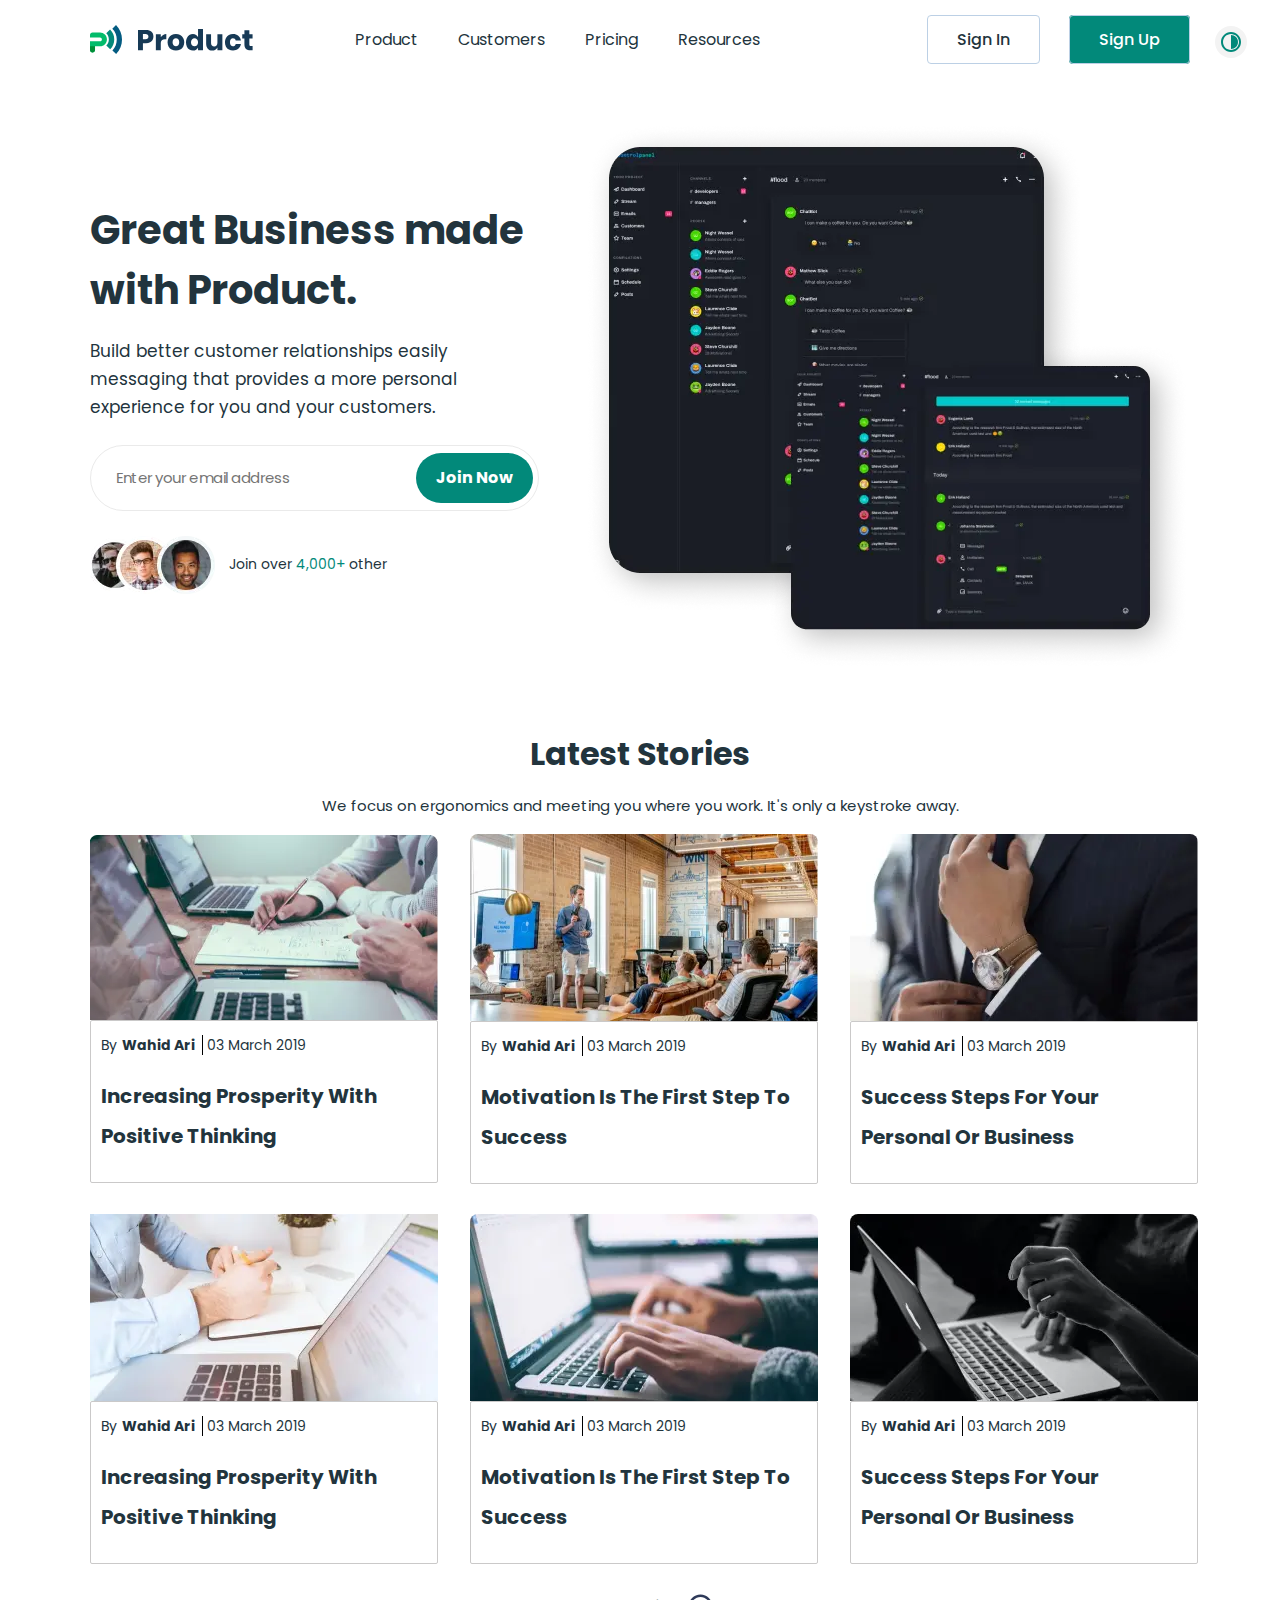
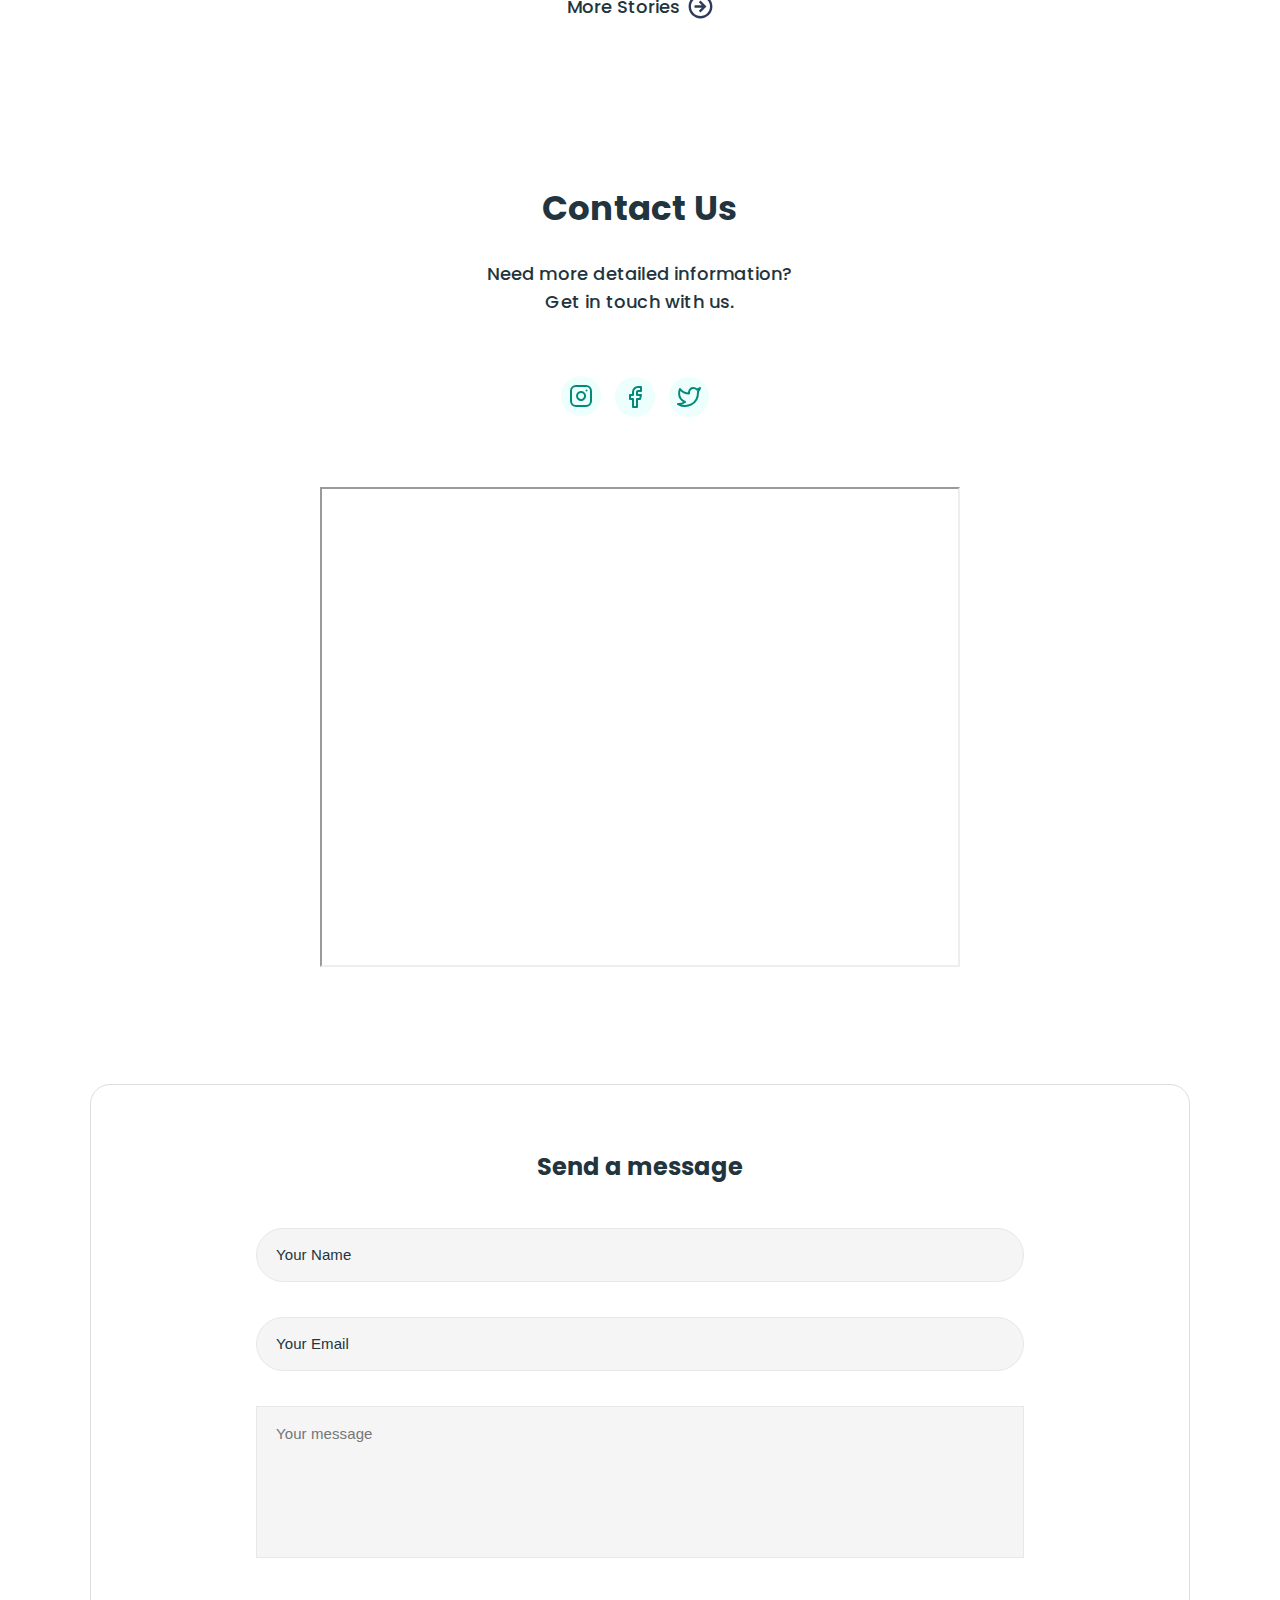
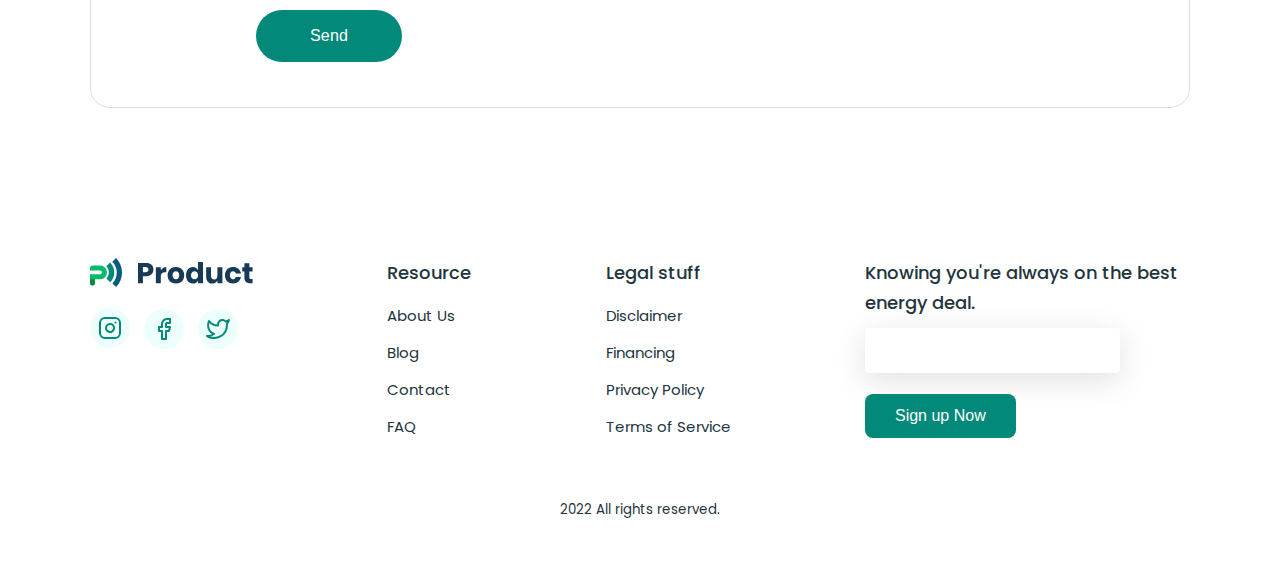
<file: resources.html>
<!DOCTYPE html>
<html lang="en">

<head>
    <meta charset="UTF-8">
    <meta http-equiv="X-UA-Compatible" content="IE=edge">
    <meta name="viewport" content="width=device-width, initial-scale=1.0">
    <title>Resources page</title>
    <link rel="stylesheet" href="./main/resources.css">
    <link rel="stylesheet" href="./main/style.css">
</head>

<body>

    <!-- Started project -->
    <!-- Header -->
    <div class="header">
        <div class="container">
            <div class="sitenav">
                <div class="logo">
                    <a href="#">
                        <img src="./images/site-logo.svg" alt="Logo">
                    </a>
                </div>

                <ul class="sitenav__list">
                    <li class="sitenav__items">
                        <a href="./home.html">Product</a>
                    </li>

                    <li class="sitenav__items">
                        <a href="./customer.html">Customers</a>
                    </li>

                    <li class="sitenav__items">
                        <a href="./pricing.html">Pricing</a>
                    </li>

                    <li class="sitenav__items">
                        <a href="#resource">Resources</a>
                    </li>
                </ul>
                <div class="sitenav__buttons">
                    <a href="https://superb-flan-a1c070.netlify.app">Sign In</a>
                    <a href="https://superb-flan-a1c070.netlify.app">Sign Up</a>
                    <img class="mobile__mode" src="./images/menu-icon.svg" alt="Mobile menu icon">
                    <img title="Click to switch to Dark Mode" class="mode" src="./images/dark-mode.svg" alt="Dark mode">
                </div>
            </div>
        </div>
    </div>
    <!-- Header -->

    <!-- Hero -->
    <section class="hero">
        <div class="container">
            <div class="hero__wrapper">
                <div class="hero__items">
                    <div class="hero__titles">
                        <h1>Great Business made with Product.</h1>
                        <p>Build better customer relationships easily messaging that provides a more personal experience
                            for
                            you and your customers.</p>
                    </div>
                    <form action="https://echo.htmlacademy.ru/" method="post">
                        <div class="hero__inputs">
                            <input type="email" placeholder="Enter your email address" aria-label="Your email"
                                name="email" required>
                            <button type="submit">Join Now</button>
                        </div>
                    </form>
                    <div class="hero-small__users">
                        <picture>
                            <source type="image/webp" src="./images/hero-small-users.webp"
                                srcset="./images/hero-small-users.webp 1x, ./images/hero-small-users@2x.webp 2x" />

                            <!-- PNG -->
                            <img src="./images/hero-small-users.png" alt="Hero small users pic">
                        </picture>
                        <small>Join over <span>4,000+</span> other</small>
                    </div>
                </div>
                <div class="hero__bg">
                    <picture>
                        <source type="image/webp" src="./images/resources-hero-bg.webp"
                            srcset="./images/resources-hero-bg.webp 1x, ./images/resources-hero-bg@2x.webp 2x" />

                        <!-- PNG -->
                        <img src="./images/resources-hero-bg.png"
                            srcset="./images/resources-hero-bg.png 1x, ./images/resources-hero-bg@2x.png 2x"
                            alt="Resources Hero background">
                    </picture>
                </div>
            </div>
        </div>
    </section>
    <!-- Hero -->

    <!-- Strategies -->
    <section class="strategy">
        <div class="container">
            <div class="strategy__title">
                <h1>Latest Stories</h1>
                <p>We focus on ergonomics and meeting you where you work. It's only a keystroke away. </p>
            </div>

            <div class="strategy__blogs">
                <div class="strategy__boxes">
                    <picture>
                        <source type="image/webp" src="./images/strategy-1.webp"
                            srcset="./images/strategy-1.webp 1x, ./images/strategy-1@2x.webp 2x" />

                        <!-- PNG -->
                        <img src="./images/strategy-1.png"
                            srcset="./images/strategy-1.png 1x, ./images/strategy-1@2x.png 2x" alt="Strategy-1">
                    </picture>
                    <div class="strategy__info">
                        <span>By</span><strong>Wahid Ari</strong>
                        <time>03 March 2019</time>
                        <a href="#">
                            <h2>Increasing Prosperity With Positive Thinking</h2>
                        </a>
                    </div>
                </div>

                <div class="strategy__boxes">
                    <picture>
                        <source type="image/webp" src="./images/resource-blog-2.webp"
                            srcset="./images/resource-blog-2.webp 1x, ./images/resource-blog-2@2x.webp 2x" />

                        <!-- PNG -->
                        <img class="strategy__borderable" src="./images/resource-blog-2.png"
                            srcset="./images/resource-blog-2.png 1x, ./images/resource-blog-2@2x.png 2x"
                            alt="Strategy-2">
                    </picture>
                    <div class="strategy__info">
                        <span>By</span><strong>Wahid Ari</strong>
                        <time>03 March 2019</time>
                        <a href="#">
                            <h2>Motivation Is The First Step To Success</h2>
                        </a>
                    </div>
                </div>

                <div class="strategy__boxes">
                    <picture>
                        <source type="image/webp" src="./images/resource-blog-3.webp"
                            srcset="./images/resource-blog-3.webp 1x, ./images/resource-blog-3@2x.webp 2x" />

                        <!-- PNG -->
                        <img class="strategy__borderable" src="./images/resource-blog-3.png"
                            srcset="./images/resource-blog-3.png 1x, ./images/resource-blog-3@2x.png 2x"
                            alt="Strategy-3">
                    </picture>
                    <div class="strategy__info">
                        <span>By</span><strong>Wahid Ari</strong>
                        <time>03 March 2019</time>
                        <a href="#">
                            <h2>Success Steps For Your Personal Or Business</h2>
                        </a>
                    </div>
                </div>
            </div>

            <div class="strategy__blogs">
                <div class="strategy__boxes">
                    <picture>
                        <source type="image/webp" src="./images/resource-blog-4.webp"
                            srcset="./images/resource-blog-4.webp 1x, ./images/resource-blog-4@2x.webp 2x" />

                        <!-- PNG -->
                        <img src="./images/resource-blog-4.png"
                            srcset="./images/resource-blog-4.png 1x, ./images/resource-blog-4@2x.png 2x"
                            alt="Strategy-1">
                    </picture>
                    <div class="strategy__info">
                        <span>By</span><strong>Wahid Ari</strong>
                        <time>03 March 2019</time>
                        <a href="#">
                            <h2>Increasing Prosperity With Positive Thinking</h2>
                        </a>
                    </div>
                </div>

                <div class="strategy__boxes">
                    <picture>
                        <source type="image/webp" src="./images/resource-blog-5.webp"
                            srcset="./images/resource-blog-5.webp 1x, ./images/resource-blog-5@2x.webp 2x" />

                        <!-- PNG -->
                        <img class="strategy__borderable" src="./images/resource-blog-5.png"
                            srcset="./images/resource-blog-5.png 1x, ./images/resource-blog-5@2x.png 2x"
                            alt="Strategy-2">
                    </picture>
                    <div class="strategy__info">
                        <span>By</span><strong>Wahid Ari</strong>
                        <time>03 March 2019</time>
                        <a href="#">
                            <h2>Motivation Is The First Step To Success</h2>
                        </a>
                    </div>
                </div>

                <div class="strategy__boxes">
                    <picture>
                        <source type="image/webp" src="./images/resource-blog-6.webp"
                            srcset="./images/resource-blog-6.webp 1x, ./images/resource-blog-6@2x.webp 2x" />

                        <!-- PNG -->
                        <img class="strategy__borderable" src="./images/resource-blog-6.png"
                            srcset="./images/resource-blog-6.png 1x, ./images/resource-blog-6@2x.png 2x"
                            alt="Strategy-3">
                    </picture>
                    <div class="strategy__info">
                        <span>By</span><strong>Wahid Ari</strong>
                        <time>03 March 2019</time>
                        <a href="#">
                            <h2>Success Steps For Your Personal Or Business</h2>
                        </a>
                    </div>
                </div>
            </div>
            <div class="strategy-story__button">
                <a class="strategy-story__btn" href="./welcomePage.html">More Stories</a>
            </div>
        </div>
    </section>
    <!-- Strategies -->

    <!-- Contact section -->
    <div class="contact">
        <div class="container">
            <div class="contact__title">
                <div class="contact__parag">
                    <h1>Contact Us</h1>
                    <p>Need more detailed information?
                        Get in touch with us.</p>
                </div>
                <div class="footer__icons">
                    <ul>
                        <li>
                            <a href="https://instagram.com">
                                <img src="./images/instagram-icon.svg" alt="Instagram icon">
                            </a>
                        </li>
                        <li>
                            <a href="https://facebook.com">
                                <img src="./images/facebook-icon.svg" alt="Facebook icon">
                            </a>
                        </li>
                        <li>
                            <a href="https://twitter.com">
                                <img src="./images/twitter-icon.svg" alt="Twitter icon">
                            </a>
                        </li>
                    </ul>
                </div>
                <div class="contact__map">
                    <iframe src="https://www.google.com/maps/d/embed?mid=1RaaM7zPjlX5bqdgnekzeJ8lhy2I&ehbc=2E312F"
                        width="640" title="Currenly working, Be sure to find your location" height="480"></iframe>
                </div>
            </div>
            <!-- Inputs -->

            <div class="contact__inner">
                <div class="contact__wrap">
                    <form action="https://echo.htmlacademy.ru/" method="post">
                        <h2>Send a message</h2>
                        <div class="contact__inputs">
                            <input type="text" name="_name" aria-label="Your name" placeholder="Your Name" required>
                            <input type="email" name="_email" aria-label="Your email" placeholder="Your Email" required>
                            <textarea name="message" placeholder="Your message" aria-label="Your message" cols="30"
                                rows="7"></textarea>
                            <button type="submit">Send</button>
                        </div>
                    </form>
                </div>
            </div>
        </div>
        <!-- Contact section -->

        <!-- Footer -->
        <footer class="footer">
            <div class="container">
                <div class="footer__columns">
                    <div class="footer__box">
                        <a href="#">
                            <img class="footer-box" src="./images/site-logo.svg" alt="Footer logo">
                        </a>
                        <div class="footer__icons">
                            <ul>
                                <li>
                                    <a href="https://instagram.com">
                                        <img src="./images/instagram-icon.svg" alt="Instagram icon">
                                    </a>
                                </li>
                                <li>
                                    <a href="https://facebook.com">
                                        <img src="./images/facebook-icon.svg" alt="Facebook icon">
                                    </a>
                                </li>
                                <li>
                                    <a href="https://twitter.com">
                                        <img src="./images/twitter-icon.svg" alt="Twitter icon">
                                    </a>
                                </li>
                            </ul>
                        </div>
                    </div>

                    <div class="footer__box footer__box--second">
                        <strong>Resource</strong>
                        <ul>
                            <li>
                                <a href="#">About Us</a>
                            </li>
                            <li>
                                <a href="#">Blog</a>
                            </li>
                            <li>
                                <a href="#">Contact</a>
                            </li>
                            <li>
                                <a href="#">FAQ</a>
                            </li>
                        </ul>
                    </div>

                    <div class="footer__box .footer__box--third">
                        <strong>Legal stuff</strong>
                        <ul>
                            <li>
                                <a href="#">Disclaimer</a>
                            </li>
                            <li>
                                <a href="#">Financing</a>
                            </li>
                            <li>
                                <a href="#">Privacy Policy</a>
                            </li>
                            <li>
                                <a href="#">Terms of Service</a>
                            </li>
                        </ul>
                    </div>

                    <div class="footer__box footer__box--fourth">
                        <strong>Knowing you're always on the best energy deal.
                        </strong>
                        <form action="https://echo.htmlacademy.ru/" method="post">
                            <input type="email" name="email" aria-label="Enter Your email" required>
                            <button type="submit">Sign up Now</button>
                        </form>
                    </div>

                </div>
            </div>
        </footer>
        <div class="footer__reserved">
            <small>2022 All rights reserved.</small>
        </div>
        <!-- Footer -->

        <!-- Linking JS -->
        <script src="./js/main.js"></script>
</body>

</html>
</file>
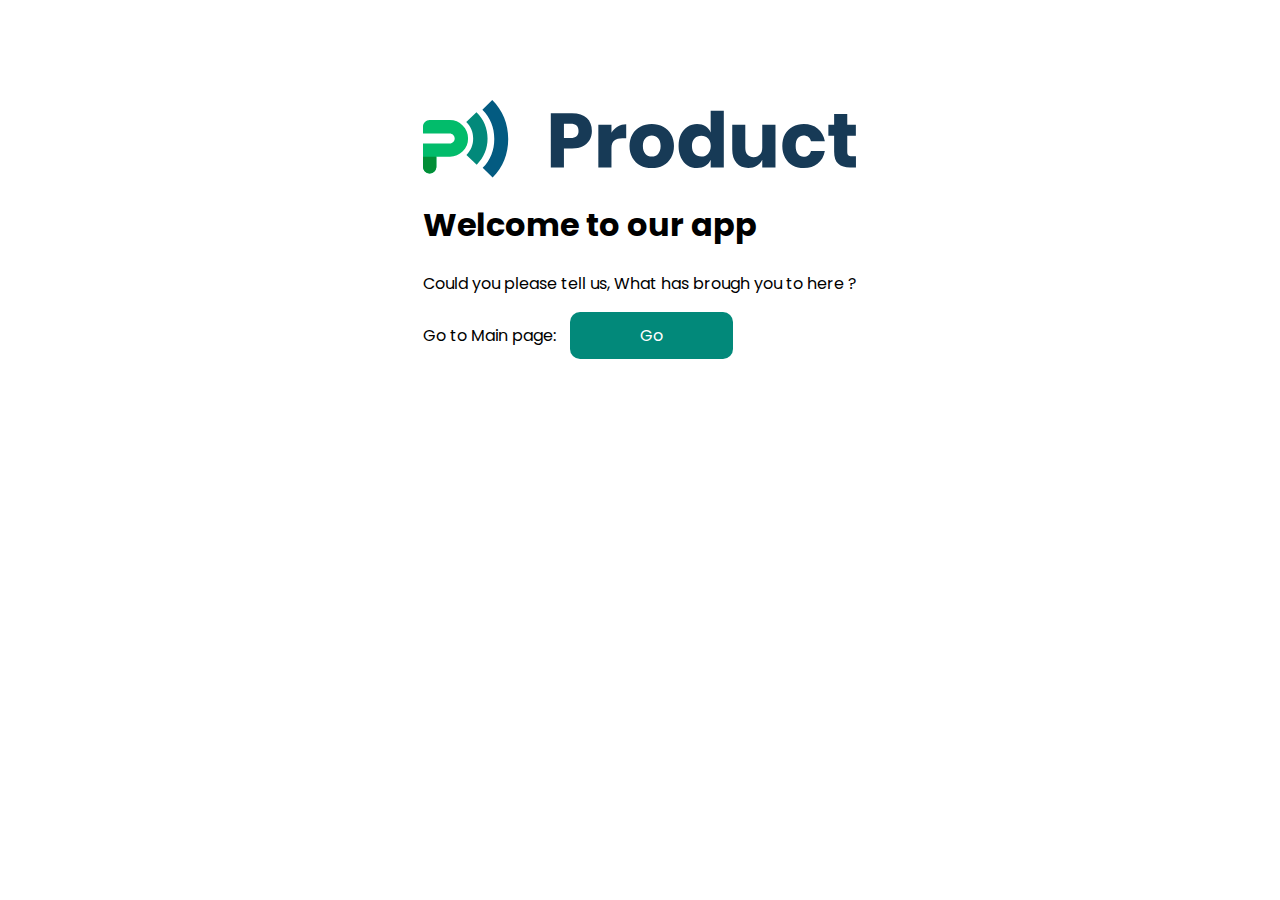
<file: welcomePage.html>
<!DOCTYPE html>
<html lang="en">

<head>
    <meta charset="UTF-8">
    <meta http-equiv="X-UA-Compatible" content="IE=edge">
    <meta name="viewport" content="width=device-width, initial-scale=1.0">
    <title>Welcome App</title>
    <link rel="stylesheet" href="./main/style.css">
</head>

<body>

    <!-- Welcome -->
    <div class="wrapper">
        <div class="item-wrapper">
            <a href="./home.html">
                <img src="./images/site-logo.svg" alt="Site logo">
            </a>
            <h1>Welcome to our app</h1>
            <p>Could you please tell us, What has brough you to here ?</p>
            Go to Main page: <a class="btn" href="./home.html">Go</a>
        </div>
    </div>
</body>

</html>
</file>
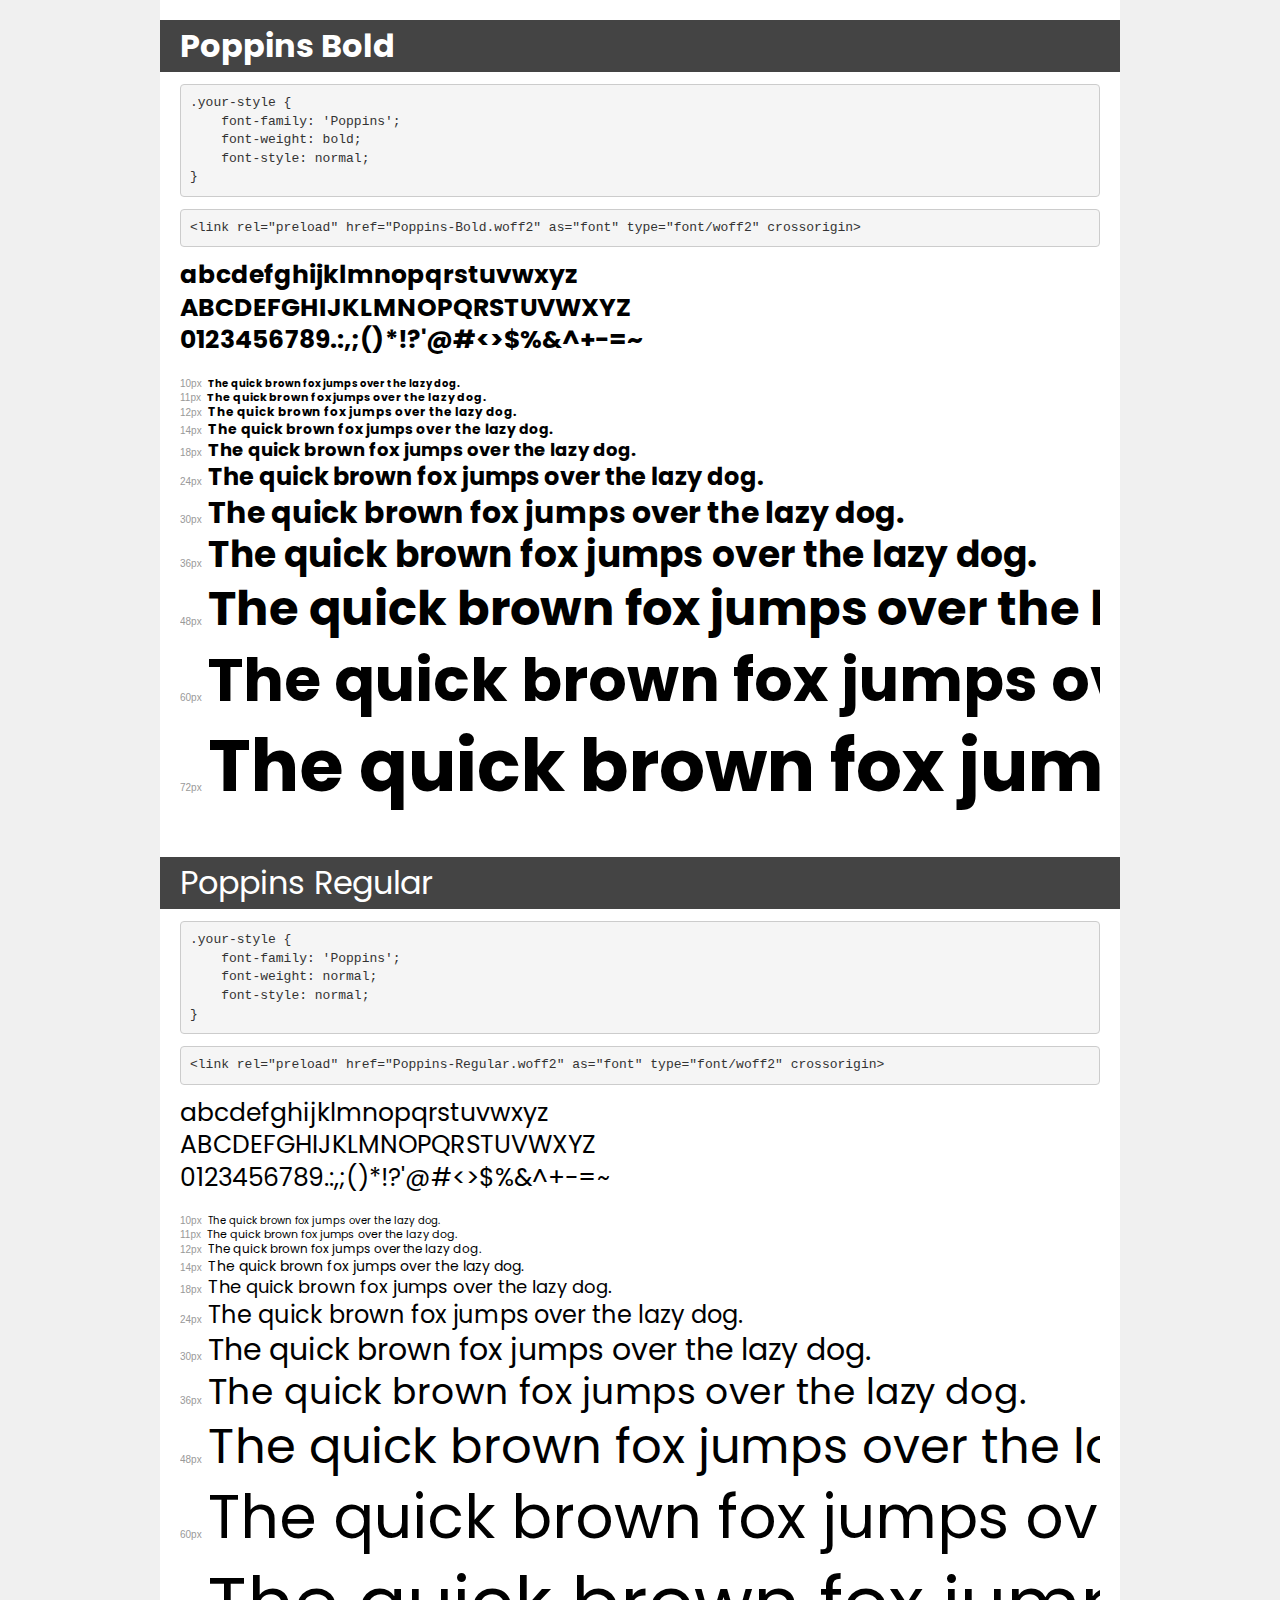
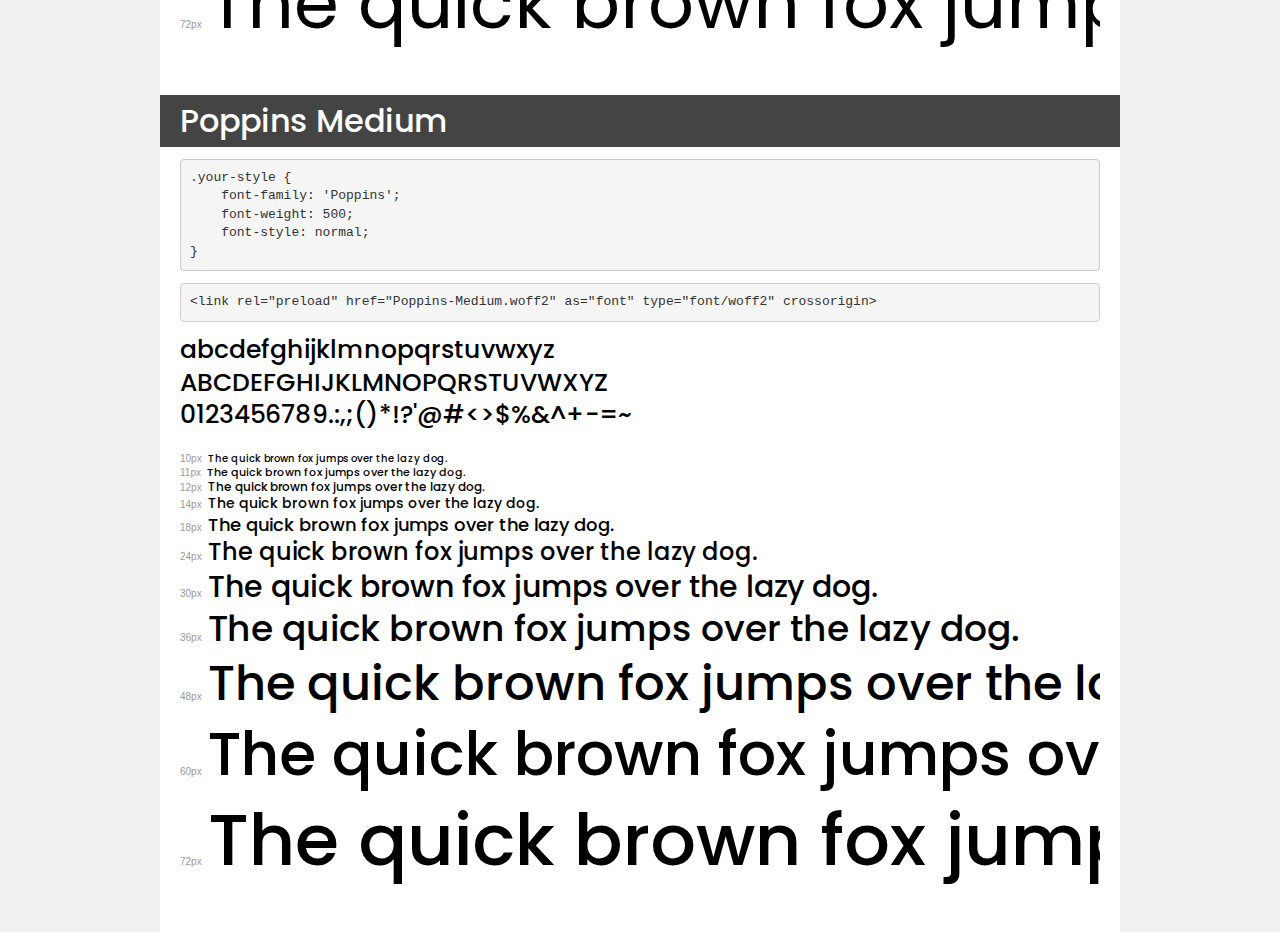
<file: font/transfonter.org-20221022-142622/demo.html>
<!DOCTYPE html>
<html lang="en">
<head>
    <meta charset="utf-8">
    <meta http-equiv="X-UA-Compatible" content="IE=edge">
    <meta name="viewport" content="width=device-width, initial-scale=1">
    <meta name="robots" content="noindex, noarchive">
    <meta name="format-detection" content="telephone=no">
    <title>Transfonter demo</title>
    <link href="stylesheet.css" rel="stylesheet">
    <style>
        /*
        http://meyerweb.com/eric/tools/css/reset/
        v2.0 | 20110126
        License: none (public domain)
        */
        html, body, div, span, applet, object, iframe,
        h1, h2, h3, h4, h5, h6, p, blockquote, pre,
        a, abbr, acronym, address, big, cite, code,
        del, dfn, em, img, ins, kbd, q, s, samp,
        small, strike, strong, sub, sup, tt, var,
        b, u, i, center,
        dl, dt, dd, ol, ul, li,
        fieldset, form, label, legend,
        table, caption, tbody, tfoot, thead, tr, th, td,
        article, aside, canvas, details, embed,
        figure, figcaption, footer, header, hgroup,
        menu, nav, output, ruby, section, summary,
        time, mark, audio, video {
            margin: 0;
            padding: 0;
            border: 0;
            font-size: 100%;
            font: inherit;
            vertical-align: baseline;
        }
        /* HTML5 display-role reset for older browsers */
        article, aside, details, figcaption, figure,
        footer, header, hgroup, menu, nav, section {
            display: block;
        }
        body {
            line-height: 1;
        }
        ol, ul {
            list-style: none;
        }
        blockquote, q {
            quotes: none;
        }
        blockquote:before, blockquote:after,
        q:before, q:after {
            content: '';
            content: none;
        }
        table {
            border-collapse: collapse;
            border-spacing: 0;
        }
        /* demo styles */
        body {
            background: #f0f0f0;
            color: #000;
        }
        .page {
            background: #fff;
            width: 920px;
            margin: 0 auto;
            padding: 20px 20px 0 20px;
            overflow: hidden;
        }
        .font-container {
            overflow-x: auto;
            overflow-y: hidden;
            margin-bottom: 40px;
            line-height: 1.3;
            white-space: nowrap;
            padding-bottom: 5px;
        }
        h1 {
            position: relative;
            background: #444;
            font-size: 32px;
            color: #fff;
            padding: 10px 20px;
            margin: 0 -20px 12px -20px;
        }
        .letters {
            font-size: 25px;
            margin-bottom: 20px;
        }
        .s10:before {
            content: '10px';
        }
        .s11:before {
            content: '11px';
        }
        .s12:before {
            content: '12px';
        }
        .s14:before {
            content: '14px';
        }
        .s18:before {
            content: '18px';
        }
        .s24:before {
            content: '24px';
        }
        .s30:before {
            content: '30px';
        }
        .s36:before {
            content: '36px';
        }
        .s48:before {
            content: '48px';
        }
        .s60:before {
            content: '60px';
        }
        .s72:before {
            content: '72px';
        }
        .s10:before, .s11:before, .s12:before, .s14:before,
        .s18:before, .s24:before, .s30:before, .s36:before,
        .s48:before, .s60:before, .s72:before {
            font-family: Arial, sans-serif;
            font-size: 10px;
            font-weight: normal;
            font-style: normal;
            color: #999;
            padding-right: 6px;
        }
        pre {
            display: block;
            padding: 9px;
            margin: 0 0 12px;
            font-family: Monaco, Menlo, Consolas, "Courier New", monospace;
            font-size: 13px;
            line-height: 1.428571429;
            color: #333;
            font-weight: normal;
            font-style: normal;
            background-color: #f5f5f5;
            border: 1px solid #ccc;
            overflow-x: auto;
            border-radius: 4px;
        }
        /* responsive */
        @media (max-width: 959px) {
            .page {
                width: auto;
                margin: 0;
            }
        }
    </style>
</head>
<body>
<div class="page">
    <div class="demo">
        <h1 style="font-family: 'Poppins'; font-weight: bold; font-style: normal;">Poppins Bold</h1>
        <pre title="Usage">.your-style {
    font-family: 'Poppins';
    font-weight: bold;
    font-style: normal;
}</pre>
        <pre title="Preload (optional)">
&lt;link rel=&quot;preload&quot; href=&quot;Poppins-Bold.woff2&quot; as=&quot;font&quot; type=&quot;font/woff2&quot; crossorigin&gt;</pre>
        <div class="font-container" style="font-family: 'Poppins'; font-weight: bold; font-style: normal;">
            <p class="letters">
                abcdefghijklmnopqrstuvwxyz<br>
ABCDEFGHIJKLMNOPQRSTUVWXYZ<br>
                0123456789.:,;()*!?'@#&lt;&gt;$%&^+-=~
            </p>
            <p class="s10" style="font-size: 10px;">The quick brown fox jumps over the lazy dog.</p>
            <p class="s11" style="font-size: 11px;">The quick brown fox jumps over the lazy dog.</p>
            <p class="s12" style="font-size: 12px;">The quick brown fox jumps over the lazy dog.</p>
            <p class="s14" style="font-size: 14px;">The quick brown fox jumps over the lazy dog.</p>
            <p class="s18" style="font-size: 18px;">The quick brown fox jumps over the lazy dog.</p>
            <p class="s24" style="font-size: 24px;">The quick brown fox jumps over the lazy dog.</p>
            <p class="s30" style="font-size: 30px;">The quick brown fox jumps over the lazy dog.</p>
            <p class="s36" style="font-size: 36px;">The quick brown fox jumps over the lazy dog.</p>
            <p class="s48" style="font-size: 48px;">The quick brown fox jumps over the lazy dog.</p>
            <p class="s60" style="font-size: 60px;">The quick brown fox jumps over the lazy dog.</p>
            <p class="s72" style="font-size: 72px;">The quick brown fox jumps over the lazy dog.</p>
        </div>
    </div>

    <div class="demo">
        <h1 style="font-family: 'Poppins'; font-weight: normal; font-style: normal;">Poppins Regular</h1>
        <pre title="Usage">.your-style {
    font-family: 'Poppins';
    font-weight: normal;
    font-style: normal;
}</pre>
        <pre title="Preload (optional)">
&lt;link rel=&quot;preload&quot; href=&quot;Poppins-Regular.woff2&quot; as=&quot;font&quot; type=&quot;font/woff2&quot; crossorigin&gt;</pre>
        <div class="font-container" style="font-family: 'Poppins'; font-weight: normal; font-style: normal;">
            <p class="letters">
                abcdefghijklmnopqrstuvwxyz<br>
ABCDEFGHIJKLMNOPQRSTUVWXYZ<br>
                0123456789.:,;()*!?'@#&lt;&gt;$%&^+-=~
            </p>
            <p class="s10" style="font-size: 10px;">The quick brown fox jumps over the lazy dog.</p>
            <p class="s11" style="font-size: 11px;">The quick brown fox jumps over the lazy dog.</p>
            <p class="s12" style="font-size: 12px;">The quick brown fox jumps over the lazy dog.</p>
            <p class="s14" style="font-size: 14px;">The quick brown fox jumps over the lazy dog.</p>
            <p class="s18" style="font-size: 18px;">The quick brown fox jumps over the lazy dog.</p>
            <p class="s24" style="font-size: 24px;">The quick brown fox jumps over the lazy dog.</p>
            <p class="s30" style="font-size: 30px;">The quick brown fox jumps over the lazy dog.</p>
            <p class="s36" style="font-size: 36px;">The quick brown fox jumps over the lazy dog.</p>
            <p class="s48" style="font-size: 48px;">The quick brown fox jumps over the lazy dog.</p>
            <p class="s60" style="font-size: 60px;">The quick brown fox jumps over the lazy dog.</p>
            <p class="s72" style="font-size: 72px;">The quick brown fox jumps over the lazy dog.</p>
        </div>
    </div>

    <div class="demo">
        <h1 style="font-family: 'Poppins'; font-weight: 500; font-style: normal;">Poppins Medium</h1>
        <pre title="Usage">.your-style {
    font-family: 'Poppins';
    font-weight: 500;
    font-style: normal;
}</pre>
        <pre title="Preload (optional)">
&lt;link rel=&quot;preload&quot; href=&quot;Poppins-Medium.woff2&quot; as=&quot;font&quot; type=&quot;font/woff2&quot; crossorigin&gt;</pre>
        <div class="font-container" style="font-family: 'Poppins'; font-weight: 500; font-style: normal;">
            <p class="letters">
                abcdefghijklmnopqrstuvwxyz<br>
ABCDEFGHIJKLMNOPQRSTUVWXYZ<br>
                0123456789.:,;()*!?'@#&lt;&gt;$%&^+-=~
            </p>
            <p class="s10" style="font-size: 10px;">The quick brown fox jumps over the lazy dog.</p>
            <p class="s11" style="font-size: 11px;">The quick brown fox jumps over the lazy dog.</p>
            <p class="s12" style="font-size: 12px;">The quick brown fox jumps over the lazy dog.</p>
            <p class="s14" style="font-size: 14px;">The quick brown fox jumps over the lazy dog.</p>
            <p class="s18" style="font-size: 18px;">The quick brown fox jumps over the lazy dog.</p>
            <p class="s24" style="font-size: 24px;">The quick brown fox jumps over the lazy dog.</p>
            <p class="s30" style="font-size: 30px;">The quick brown fox jumps over the lazy dog.</p>
            <p class="s36" style="font-size: 36px;">The quick brown fox jumps over the lazy dog.</p>
            <p class="s48" style="font-size: 48px;">The quick brown fox jumps over the lazy dog.</p>
            <p class="s60" style="font-size: 60px;">The quick brown fox jumps over the lazy dog.</p>
            <p class="s72" style="font-size: 72px;">The quick brown fox jumps over the lazy dog.</p>
        </div>
    </div>

</div>
</body>
</html>
</file>
<file: main/style.css>
/* Styling font Poppins */
@font-face {
  font-family: "Poppins";
  src: url("../font/transfonter.org-20221022-142622/Poppins-Bold.woff2")
      format("woff2"),
    url("../font/transfonter.org-20221022-142622/Poppins-Bold.woff")
      format("woff");
  font-weight: bold;
  font-style: normal;
  font-display: swap;
}

@font-face {
  font-family: "Poppins";
  src: url("../font/transfonter.org-20221022-142622/Poppins-Regular.woff2")
      format("woff2"),
    url("../font/transfonter.org-20221022-142622/Poppins-Regular.woff")
      format("woff");
  font-weight: normal;
  font-style: normal;
  font-display: swap;
}

@font-face {
  font-family: "Poppins";
  src: url("../font/transfonter.org-20221022-142622/Poppins-Medium.woff2")
      format("woff2"),
    url("../font/transfonter.org-20221022-142622/Poppins-Medium.woff")
      format("woff");
  font-weight: 500;
  font-style: normal;
  font-display: swap;
}

/* Styling font Poppins */

/** Welcome page styles **/
.wrapper {
  display: flex;
  justify-content: center;
  margin: 100px 0;
}

.wrapper img {
  width: 100%;
}

.wrapper .btn {
  margin-left: 10px;
  text-decoration: none;
  color: #fff;
  display: inline-block;
  border-radius: 10px;
  padding: 11px 70px;
  background-color: #02897a;
}

.wrapper .btn:hover {
  transition: all 0.1s ease;
  transform: rotateZ(10deg);
  background-color: #03baa5;
}

/** Welcome page styles **/

:root {
  --main-bg-color: #fff;
  --main-title-color: #22343d;
  --main-text-color: #22343d;
  --main-bg-color-off: #22343d;
  --main-bg-color-client: #f5f5f5;
  --standartLogo: url("../images/built-bg.png");
  --main-dark-bg-processing: url("../images/process-bg.png");
  --main-bg-img-arrow: url("../images/resource-icon-arrow.svg");
}

.dark {
  --main-bg-color: #1f2e35;
  --main-title-color: #fff;
  --main-text-color: #fff;
  --standartLogo: url("../images/light-bg.png");
  --main-bg-color-client: #22343d;
  --main-dark-bg-processing: url("../images/bg-dark-processing.png");
  --main-bg-img-arrow: url("../images/resource-icon-arrow-dark.svg");
}

html {
  scroll-behavior: smooth;
}

*,
*::before,
*::after {
  box-sizing: border-box;
  transition: all 0.4s ease-in-out;
}

body {
  margin: 0;
  font-family: "Poppins", sans-serif;
  background-color: var(--main-bg-color);
}

img {
  vertical-align: middle;
  object-fit: cover;
}

.visually-hidden {
  clip: rect(0 0 0 0);
  clip-path: inset(50%);
  height: 1px;
  overflow: hidden;
  position: absolute;
  white-space: nowrap;
  width: 1px;
}

/* Header */
.header {
  padding-top: 25px;
  padding-bottom: 25px;
}

.mode {
  position: fixed;
}

.container {
  max-width: 1140px;
  margin: 0 auto;
  padding: 0 20px;
}

.sitenav {
  display: flex;
  align-items: center;
  justify-content: space-between;
}

.sitenav__list {
  display: flex;
}

.sitenav__list li {
  list-style: none;
}

.sitenav__list a {
  text-decoration: none;
  font-weight: 400;
  font-size: 16px;
  line-height: 28px;
  color: var(--main-text-color);
  margin-right: 40px;
}

.sitenav__buttons .mobile__mode {
  display: none;
}

.sitenav__buttons a {
  font-weight: 500;
  font-size: 16px;
  line-height: 28px;
  color: #22343d;
  text-decoration: none;
  padding: 12px 29px;
  border: 1px solid #bcd0e5;
  border-radius: 4px;
  margin-left: 25px;
}

.sitenav__buttons a:nth-child(1) {
  color: var(--main-text-color);
}

.sitenav__buttons a:nth-child(2) {
  background: #02897a;
  border-radius: 4px;
  color: #fff;
}

.sitenav__buttons img {
  margin-left: 25px;
  cursor: pointer;
}

.sitenav__buttons img:hover {
  transform: scale(1.5);
  opacity: 0.8;
}

.sitenav__buttons img:active {
  background-color: darkcyan;
  border-radius: 50%;
}

/* Header */

/* Hero */
.hero {
  margin-top: 43px;
}

.hero__wrapper {
  display: flex;
  justify-content: space-between;
  align-items: center;
}

.hero__items {
  width: 458px;
}

.hero__items h1 {
  color: var(--main-title-color);
  font-weight: 700;
  font-size: 40px;
  line-height: 60px;
  margin: 0;
}

.hero__items p {
  color: var(--main-text-color);
  font-weight: 400;
  font-size: 17px;
  line-height: 28px;
}

.hero__items .hero-btn__started {
  margin-top: 28px;
  display: inline-block;
  margin-right: 50px;
  padding: 15px 40px;
  text-decoration: none;
  color: #fff;
  background: #02897a;
  border-radius: 4px;
}

.arrowable__icon {
  font-weight: 600;
  font-size: 16px;
  line-height: 24px;
  /* text-decoration: none; */
  color: #02897a;
  position: relative;
}

.arrowable__icon::before {
  content: "";
  width: 19px;
  height: 19px;
  background-image: url("../images/arrow-icon.svg");
  background-size: 100%;
  border-right: none;
  background-position: left center;
  display: inline-block;
  position: absolute;
  bottom: 0;
  left: -24px;
}

/* Hero */

/* Old product */
.product-built {
  background-image: var(--standartLogo);
  background-repeat: no-repeat;
  background-size: 100%;
  background-position: bottom;
  padding-bottom: 70px;
}

.product-built h1 {
  margin-top: 115px;
  text-align: center;
  margin-bottom: 60px;
  font-weight: 700;
  font-size: 32px;
  line-height: 48px;
  text-align: center;
  color: var(--main-title-color);
}
.product__widthable {
  display: flex;
  justify-content: space-between;
}

.product__lists {
  width: 500px;
  margin-right: 50px;
}

.product__lists--before1::before {
  content: "";
  width: 60px;
  height: 60px;
  background-image: url("../images/specific-1.svg");
  display: inline-block;
  background-size: 100%;
}

.product__lists--before2::before {
  content: "";
  width: 60px;
  height: 60px;
  background-image: url("../images/specific-2.svg");
  display: inline-block;
  background-size: 100%;
}

.product__lists--before3::before {
  content: "";
  width: 60px;
  height: 60px;
  background-image: url("../images/specific-3.svg");
  display: inline-block;
  background-size: 100%;
}

.product__lists--before4::before {
  content: "";
  width: 60px;
  height: 60px;
  background-image: url("../images/specific-4.svg");
  display: inline-block;
  background-size: 100%;
}

.product__lists h3 {
  font-weight: 500;
  font-size: 20px;
  line-height: 33px;
  color: var(--main-text-color);
}

.product__lists p {
  font-weight: 400;
  font-size: 15px;
  line-height: 26px;
  color: var(--main-text-color);
}

.product-btn__wrapper {
  display: flex;
  justify-content: center;
}

.product__signup {
  font-weight: 500;
  font-size: 16px;
  line-height: 28px;
  color: var();
  text-decoration: none;
  padding: 12px 29px;
  border: 1px solid #bcd0e5;
  color: #fff;
  border-radius: 4px;
  background: #02897a;
  margin-top: 60px;
  display: inline-block;
}

/* Old product */

/* Acting */
.acting {
  margin-top: 140px;
}
.acting__box {
  display: flex;
  justify-content: space-between;
  margin-bottom: 150px;
}

.acting__title {
  width: 450px;
}

.acting__title h3 {
  font-weight: 600;
  font-size: 16px;
  line-height: 24px;
  color: var(--main-text-color);
}

.acting__difference {
  margin-top: 140px;
}

.acting__title h1 {
  font-weight: 700;
  font-size: 32px;
  line-height: 48px;
  color: var(--main-title-color);
}

.acting__title li {
  font-weight: 600;
  font-size: 16px;
  line-height: 24px;
  color: var(--main-text-color);
  list-style: none;
}

.acting__title p {
  font-weight: 400;
  font-size: 15px;
  line-height: 26px;
  color: var(--main-text-color);
}

.acting__title ul {
  padding: 0;
}

.acting__box:nth-child(2) {
  flex-direction: row-reverse;
  /* Flexed */
}

.acting-space__title {
  margin-bottom: 30px;
}

.acting__paragraphs {
  width: 350px;
  position: relative;
}

.acting-worry__icon::before {
  content: "";
  width: 35px;
  height: 35px;
  background-image: url("../images/customer-small-1.svg");
  display: block;
  background-size: contain;
}

.acting-switch__icon::before {
  content: "";
  width: 35px;
  height: 35px;
  background-image: url("../images/customer-small-2.svg");
  display: block;
  background-size: contain;
}

.acting-markets__icon::before {
  content: "";
  width: 35px;
  height: 35px;
  background-image: url("../images/customer-small-3.svg");
  display: block;
  background-size: contain;
}

.acting__collaborative {
  margin-top: 30px;
}

/* Acting */

/* Processing */

.processing {
  background-image: var(--main-dark-bg-processing);
  background-repeat: no-repeat;
  background-size: 100%;
  padding-top: 50px;
}

.processing__title {
  width: 542px;
  text-align: center;
  margin: 0 auto;
}

.processing h1 {
  font-weight: 700;
  font-size: 32px;
  line-height: 48px;
  color: var(--main-title-color);
  margin: 0;
}

.processing p {
  font-weight: 400;
  font-size: 15px;
  line-height: 26px;
  color: var(--main-text-color);
}

.processing__items {
  display: flex;
  flex-direction: column;
  position: relative;
}

.processing__heading {
  width: 824px;
  margin: 0 auto;
}

.processing__avatar {
  float: right;
}

.processing__thumb {
  margin-top: 80px;
  margin-right: 100px;
  margin-left: 100px;
}

#pic1::after {
  content: "I can take care of your pitch";
  text-align: center;
  padding-top: 14px;
  margin-left: 20px;
  width: 274px;
  position: absolute;
  height: 53px;
  background-color: #ffffff;
  box-shadow: 0px 2px 15px rgba(23, 58, 86, 0.1);
  border-radius: 26.5px;
}

#pic1::before {
  content: "";
  width: 15px;
  height: 15px;
  background: #ffffff;
  box-shadow: 0px 2px 15px rgba(23, 58, 86, 0.1);
  border-radius: 50%;
  position: absolute;
  top: 60px;
  left: 130px;
  border-radius: 10;
}

#pic2::before {
  content: "I can prototype your app";
  text-align: center;
  padding-top: 14px;
  margin-left: 20px;
  width: 274px;
  position: absolute;
  height: 53px;
  background-color: #ffffff;
  box-shadow: 0px 2px 15px rgba(23, 58, 86, 0.1);
  border-radius: 26.5px;
}

#pic2::after {
  content: "";
  width: 15px;
  height: 15px;
  background: #ffffff;
  box-shadow: 0px 2px 15px rgba(23, 58, 86, 0.1);
  border-radius: 50%;
  position: absolute;
  top: 60px;
  left: 130px;
  border-radius: 10;
}

.processing a {
  padding: 15px 20px;
  text-decoration: none;
  color: #fff;
  background: #02897a;
  border-radius: 4px;
  margin-top: 48px;
  margin-bottom: 150px;
  display: inline-block;
}

.processing__btn {
  margin: 0 auto;
  text-align: center;
}

/* Processing */

/* Strategies */
.strategy h1 {
  font-weight: 700;
  font-size: 32px;
  line-height: 48px;
  color: var(--main-title-color);
  margin: 0;
}

.strategy p {
  font-weight: 400;
  font-size: 15px;
  line-height: 26px;
  color: var(--main-text-color);
}

.strategy__blogs {
  display: flex;
  justify-content: space-between;
  align-items: center;
}

.strategy__borderable {
  border-top-left-radius: 8px;
  border-top-right-radius: 8px;
}

.strategy__boxes {
  margin-right: 32px;
}

.strategy__info {
  background: #ffffff;
  border-radius: 2px;
  border: 1px solid #cac9c9;
  padding: 10px;
}

.strategy__boxes:hover h2 {
  color: #02897a;
}

.strategy__info span {
  margin-right: 5px;
}

.strategy__info strong {
  padding-right: 7px;
  border-right: 1px solid #000;
}

.strategy__info {
  font-weight: 400;
  font-size: 14px;
  line-height: 28px;
  color: #22343d;
}

.strategy__info h2 {
  font-weight: 700;
  font-size: 20px;
  line-height: 40px;
  color: #22343d;
}

.strategy__info a {
  text-decoration: none;
  color: #22343d;
}

.strategy__dots {
  display: flex;
  justify-content: center;
  margin-top: 64px;
}

.strategy__dots span {
  background: #efefef;
  width: 16px;
  height: 16px;
  margin: 0 10px;
  border-radius: 50%;
  display: block;
  cursor: pointer;
  margin-bottom: 150px;
}

.strategy__dots span:hover {
  background: #02897a;
}

/* Strategies */

/* Pricing table */
.pricing__title {
  text-align: center;
  margin-bottom: 50px;
}

.pricing__title h1 {
  font-weight: 700;
  font-size: 32px;
  line-height: 48px;
  color: var(--main-title-color);
  margin: 0;
}

.pricing__title p {
  font-weight: 400;
  font-size: 15px;
  line-height: 26px;
  color: var(--main-text-color);
}

.pricing__wrapper {
  display: flex;
  justify-content: space-between;
  align-items: center;
  margin-bottom: 150px;
}

.pricing__box {
  text-align: center;
  background: #ffffff;
  box-shadow: 0px 2px 8px rgba(0, 0, 0, 0.25);
  border-radius: 8px;
  padding: 25px 75px 25px 75px;
}

.pricing__box strong {
  font-weight: 700;
  font-size: 24px;
  line-height: 40px;
  color: #22343d;
}

.pricing__box p {
  font-weight: 400;
  font-size: 16px;
  line-height: 40px;
  color: #22343d;
}

.pricing__box .pricing__moneyspan,
sup {
  font-weight: 700;
  font-size: 50px;
  line-height: 100px;
  text-align: center;
  letter-spacing: 0.2px;
  color: #02897a;
}

.pricing__box .pricing__moneyspan ~ span {
  font-weight: 400;
  font-size: 16px;
  line-height: 19px;
  letter-spacing: 0.1px;
  color: #afafaf;
}

.pricing__box ul {
  margin: 0;
  padding: 0;
}

.pricing__box li {
  list-style: none;
  margin-bottom: 15px;
  font-weight: 500;
  font-size: 16px;
  line-height: 22px;
  letter-spacing: 0.2px;
  color: #22343d;
}

.pricing__box a {
  display: inline-block;
  background: #02897a;
  border-radius: 8px;
  margin-top: 35px;
  font-weight: 500;
  padding: 11px 19px;
  font-size: 16px;
  line-height: 22px;
  color: #ffffff;
  text-decoration: none;
}

/* When the box hovers */
.pricing__box:hover {
  background: #02897a;
  box-shadow: 0px 2px 8px rgba(0, 0, 0, 0.25);
}

.pricing__box:hover strong {
  color: #fff;
}

.pricing__box:hover p {
  color: #fff;
}

.pricing__box:hover span {
  color: #e0e0e0;
}

.pricing__box:hover li {
  color: #fff;
}

.pricing__box:hover sup {
  color: #fff;
}

.pricing__box:hover a {
  background-color: #fff;
  color: #000;
}
/* When the box hovers */

/* Pricing table */

/* Testimonials */
.testimonials {
  margin-bottom: 150px;
}

.testimonials__title {
  width: 540px;
  margin: 0 auto;
  text-align: center;
  margin-bottom: 50px;
}

.testimonials__title h1 {
  font-weight: 700;
  font-size: 32px;
  line-height: 48px;
  color: var(--main-title-color);
  margin: 0;
}

.testimonials__title p {
  font-weight: 400;
  font-size: 15px;
  line-height: 26px;
  color: var(--main-text-color);
}

.testimonials__box {
  width: 327px;
  background: #ffffff;
  border: 1px solid #dedede;
  border-radius: 5px;
  padding: 20px;
}

.testimonials__box p {
  font-weight: 400;
  font-size: 15px;
  line-height: 28px;
  letter-spacing: 0.2px;
  color: #737373;
}

.testimonials__wrapper {
  display: flex;
  justify-content: space-between;
}

.testimonials__before {
  position: relative;
  padding-left: 70px;
}

.testimonials__before h4 {
  font-weight: 600;
  font-size: 16px;
  line-height: 24px;
  letter-spacing: 0.2px;
  color: #02897a;
  margin: 0;
}

.testimonials__before small {
  font-weight: 500;
  font-size: 14px;
  line-height: 24px;
  letter-spacing: 0.2px;
  color: #252b42;
}

.testimonials__upper1::before {
  content: "";
  width: 50px;
  height: 50px;
  background-image: url("../images/client-1.svg");
  display: inline-block;
  position: absolute;
  left: 0;
  bottom: 0;
}

.testimonials__upper2::before {
  content: "";
  width: 50px;
  height: 50px;
  background-image: url("../images/client-2.svg");
  display: inline-block;
  position: absolute;
  left: 0;
  bottom: 0;
}

.testimonials__upper3::before {
  content: "";
  width: 50px;
  height: 50px;
  background-image: url("../images/client-3.svg");
  display: inline-block;
  position: absolute;
  left: 0;
  bottom: 0;
}

/* Testimonials */

/* Join company */
.joining__company {
  padding-bottom: 150px;
  width: 900px;
  margin: 0 auto;
}

.joining__wrapper {
  background: #02897a;
  border-radius: 32px;
  display: block;
  margin: 0 auto;
}

.joining__title {
  display: flex;
  justify-content: center;
  align-items: center;
}

.joining__upper {
  width: 510px;
  padding: 0 0 0 51px;
}

.joining__upper h1 {
  font-weight: 500;
  font-size: 32px;
  line-height: 151.4%;
  color: #ffffff;
}

.joining__upper a {
  background: #fff;
  border-radius: 8px;
  font-weight: 500;
  padding: 11px 30px;
  font-size: 16px;
  line-height: 22px;
  color: #02897a;
  text-decoration: none;
}

/* Join company */

/* Footer */
.footer__columns {
  display: flex;
  justify-content: space-between;
}

.footer__icons a {
  text-decoration: none;
}

.footer__icons ul {
  margin: 0;
  padding: 0;
}

.footer-box {
  margin-bottom: 18px;
}

.footer__icons li {
  display: inline;
  margin-right: 10px;
}

.footer__columns strong {
  font-weight: 500;
  font-size: 18px;
  line-height: 30px;
  margin-bottom: 10px;
  display: inline-block;
  color: var(--main-text-color);
}

.footer__box--second,
.footer__box--third,
ul {
  margin: 0;
  padding: 0;
}

.footer__box a {
  font-weight: 400;
  font-size: 15px;
  margin-bottom: 2px;
  display: inline-block;
  line-height: 35px;
  text-decoration: none;
  color: var(--main-text-color);
}

.footer__box a:hover {
  text-decoration: underline;
}

.footer__box--second,
.footer__box--second,
li {
  list-style: none;
}

.footer__box--fourth {
  width: 325px;
}

.footer__box--fourth form input {
  display: block;
  margin-bottom: 21px;
  width: 255px;
  height: 45px;
  background: #ffffff;
  border: 1px solid #bcd0e5;
  border-radius: 4px;
  box-shadow: rgba(100, 100, 111, 0.2) 0px 7px 29px 0px;
  border: none;
  outline: none;
}

.footer__box--fourth form button {
  background-color: #02897a;
  border-radius: 8px;
  font-weight: 500;
  padding: 11px 30px;
  font-size: 16px;
  line-height: 22px;
  color: #fff;
  text-decoration: none;
  border: none;
  outline: none;
  cursor: pointer;
}

.footer__box--fourth form input:focus {
  box-shadow: 0 0 5px rgba(81, 203, 238, 1);
}

.footer__reserved {
  margin: 50px 50px;
  text-align: center;
}

.footer__reserved small {
  color: var(--main-text-color);
}

/* Footer */

/* Media */
@media only screen and (max-width: 576px) {
  /* Header */
  .sitenav__list {
    display: none;
  }

  .sitenav__buttons a {
    display: none;
  }

  .sitenav__buttons .mobile__mode {
    display: block;
  }

  .header {
    padding-left: 20px;
    padding-right: 20px;
    box-shadow: 0px -2px 8px rgba(0, 0, 0, 0.25);
    position: fixed;
    top: 0;
    width: 100%;
    z-index: 999;
    background: #fff;
  }

  .mode {
    top: 200px;
  }
  /* Header */

  /* Hero */
  .hero__wrapper {
    display: flex;
    flex-direction: column-reverse;
  }

  .hero__bg img {
    margin-top: 70px;
    width: 100%;
  }

  .hero__items {
    width: 370px;
  }

  .hero__items h1 {
    font-size: 36px;
    text-align: center;
    padding-top: 20px;
  }

  .hero__items p {
    text-align: center;
    font-size: 18px;
  }

  .hero__items .hero-btn__started {
    margin-top: 0;
    padding: 15px 24px;
    margin-right: 50px;
    margin-left: 20px;
  }

  .hero__btns {
    margin: 0 auto;
  }

  /* Hero */

  /* Old product */
  .product__widthable {
    display: block;
    text-align: center;
  }

  .product__lists {
    width: 226px;
    margin: 0 auto;
  }

  .product__lists h3 {
    font-size: 22px;
    line-height: 33px;
  }

  .product__signup {
    margin-top: 10px;
  }

  /* Old product */

  /* Acting section */
  .acting__box {
    display: flex;
    flex-direction: column-reverse;
  }

  .acting__title {
    width: 334px;
  }

  .acting__bg1 img {
    width: 100%;
  }

  .acting__title {
    padding-left: 30px;
    padding-right: 30px;
  }

  .acting__title h3 {
    margin-top: 80px;
  }

  .acting__title h1 {
    font-size: 28px;
  }

  .acting__difference {
    margin-top: 0px;
  }

  .acting__box:nth-child(2) {
    flex-direction: column-reverse;
    /* Flexed */
  }

  .acting__bg2 img {
    width: 100%;
  }

  .acting__paragraphs {
    width: 280px;
  }

  .acting-worry__icon {
    margin-bottom: 15px;
  }

  .acting__bg3 img {
    width: 100%;
  }

  /* Acting section */

  /* Processing */
  .processing {
    padding-left: 20px;
    padding-right: 20px;
  }
  .processing__heading {
    width: 304px;
    text-align: center;
    margin-top: 30px;
  }

  .processing__title {
    width: 351px;
  }

  .processing__avatar {
    float: none;
  }

  .processing__thumb {
    margin-top: 80px;
    margin-right: 0px;
    margin-left: 0px;
  }

  #pic1::after {
    display: none;
  }

  #pic1::before {
    display: none;
  }

  /* Processing */

  /* Strategies */
  .strategy {
    padding-left: 20px;
    padding-right: 20px;
  }

  .strategy h1 {
    margin-top: 0;
  }

  .strategy__blogs {
    flex-wrap: wrap;
    justify-content: center;
  }

  .strategy__boxes {
    margin-bottom: 20px;
    margin-right: 0px;
  }

  .strategy__boxes img {
    width: 100%;
  }

  /* Strategies */

  /* Pricing table */
  .pricing__wrapper {
    flex-wrap: wrap;
    justify-content: center;
    margin-bottom: 150px;
  }

  .pricing__box {
    padding: 25px 65px 25px 65px;
    margin-bottom: 32px;
  }

  .pricing__box--last {
    width: 306px;
  }

  /* Pricing table */

  /* Testimonials */
  .testimonials__wrapper {
    flex-wrap: wrap;
    justify-content: center;
  }

  .testimonials__title {
    width: 327px;
  }

  .testimonials__box {
    width: 327px;
    margin-bottom: 32px;
  }

  /* Testimonials */

  /* Joining company */
  .joining__company {
    width: 371px;
    padding-left: 20px;
    padding-right: 20px;
  }

  .joining__title {
    flex-direction: column;
  }

  .joining__bg img {
    width: 100%;
  }

  .joining__upper {
    width: 328px;
    text-align: center;
    padding: 0;
    margin-bottom: 40px;
  }

  .joining__upper h1 {
    font-size: 30px;
    line-height: 151.4%;
  }

  .joining__upper a {
    margin-top: 40px;
  }

  /* Joining company */

  /* Footer */
  .footer__columns {
    flex-direction: column;
    justify-content: center;
    text-align: center;
  }

  .footer__columns strong {
    margin-top: 30px;
  }

  .footer__box--fourth {
    margin: 0 auto;
  }

  .footer__box--fourth form input {
    display: inline;
    width: 325px;
  }

  /* Footer */
}

@media only screen and (max-width: 368px) {
  .footer__box--fourth form input {
    display: inline;
    width: 250px;
  }
}

/* Media */
</file>
<file: main/pricing.css>
/* Styling font Poppins */
@font-face {
  font-family: "Poppins";
  src: url("../font/transfonter.org-20221022-142622/Poppins-Bold.woff2")
      format("woff2"),
    url("../font/transfonter.org-20221022-142622/Poppins-Bold.woff")
      format("woff");
  font-weight: bold;
  font-style: normal;
  font-display: swap;
}

@font-face {
  font-family: "Poppins";
  src: url("../font/transfonter.org-20221022-142622/Poppins-Regular.woff2")
      format("woff2"),
    url("../font/transfonter.org-20221022-142622/Poppins-Regular.woff")
      format("woff");
  font-weight: normal;
  font-style: normal;
  font-display: swap;
}

@font-face {
  font-family: "Poppins";
  src: url("../font/transfonter.org-20221022-142622/Poppins-Medium.woff2")
      format("woff2"),
    url("../font/transfonter.org-20221022-142622/Poppins-Medium.woff")
      format("woff");
  font-weight: 500;
  font-style: normal;
  font-display: swap;
}

/* Styling font Poppins */
:root {
  --main-bg-color: #fff;
  --main-title-color: #22343d;
  --main-text-color: #22343d;
  --main-accordion-color: #fff;
  --standartLogo: url("../images/built-bg.png");
  --main-enterprise-bg: #fff;
  --main-hr-color: #e7e7e7;
}

.dark {
  --main-bg-color: #1f2e35;
  --main-title-color: #fff;
  --main-text-color: #fff;
  --main-enterprise-bg: #22343d;
  --main-accordion-color: #1f2e35;
  --main-hr-color: #474747;
}

html {
  scroll-behavior: smooth;
}

*,
*::before,
*::after {
  box-sizing: border-box;
  transition: all 0.4s ease-in-out;
}

body {
  margin: 0;
  background-color: var(--main-bg-color);
  font-family: "Poppins", sans-serif;
}

img {
  vertical-align: middle;
  object-fit: cover;
}

.visually-hidden {
  clip: rect(0 0 0 0);
  clip-path: inset(50%);
  height: 1px;
  overflow: hidden;
  position: absolute;
  white-space: nowrap;
  width: 1px;
}

/* Header */
/** Pricing header media **/

/* Pricing table */
.pricing__title {
  text-align: center;
  margin-bottom: 50px;
}

.pricing__title h1 {
  font-weight: 500;
  font-size: 32px;
  line-height: 48px;
  color: var(--main-title-color);
  margin: 0;
  padding-top: 50px;
}

.pricing__title h2 {
  font-weight: 700;
  font-size: 34px;
  line-height: 48px;
  color: var(--main-title-color);
  margin: 0;
}

.pricing__title p {
  font-weight: 400;
  font-size: 15px;
  line-height: 26px;
  color: var(--main-text-color);
}

.pricing__wrapper {
  display: flex;
  justify-content: space-between;
  align-items: center;
  margin-bottom: 150px;
}

.pricing__box {
  text-align: center;
  background: #ffffff;
  box-shadow: 0px 2px 8px rgba(0, 0, 0, 0.25);
  border-radius: 8px;
  padding: 25px 75px 25px 75px;
}

.pricing__box strong {
  font-weight: 700;
  font-size: 24px;
  line-height: 40px;
  color: #22343d;
}

.pricing__box p {
  font-weight: 400;
  font-size: 16px;
  line-height: 40px;
  color: #22343d;
}

.pricing__box .pricing__moneyspan,
sup {
  font-weight: 700;
  font-size: 50px;
  line-height: 100px;
  text-align: center;
  letter-spacing: 0.2px;
  color: #02897a;
}

.pricing__box .pricing__moneyspan ~ span {
  font-weight: 400;
  font-size: 16px;
  line-height: 19px;
  letter-spacing: 0.1px;
  color: #afafaf;
}

.pricing__box ul {
  margin: 0;
  padding: 0;
}

.pricing__box li {
  list-style: none;
  margin-bottom: 15px;
  font-weight: 500;
  font-size: 16px;
  line-height: 22px;
  letter-spacing: 0.2px;
  color: #22343d;
}

.pricing__box a {
  display: inline-block;
  background: #02897a;
  border-radius: 8px;
  margin-top: 35px;
  font-weight: 500;
  padding: 11px 19px;
  font-size: 16px;
  line-height: 22px;
  color: #ffffff;
  text-decoration: none;
}

/* When the box hovers */
.pricing__box:hover {
  background: #02897a;
  box-shadow: 0px 2px 8px rgba(0, 0, 0, 0.25);
}

.pricing__box:hover strong {
  color: #fff;
}

.pricing__box:hover p {
  color: #fff;
}

.pricing__box:hover span {
  color: #e0e0e0;
}

.pricing__box:hover li {
  color: #fff;
}

.pricing__box:hover sup {
  color: #fff;
}

.pricing__box:hover a {
  background-color: #fff;
  color: #000;
}
/* When the box hovers */

/* Pricing table */

/** Pricing table media **/
@media only screen and (max-width: 576px) {
  .pricing__title h1 {
    margin-top: 50px;
  }

  .pricing__title h2 {
    font-size: 30px;
  }

  .pricing__wrapper {
    justify-content: center;
  }
}

@media only screen and (max-width: 358px) {
  .pricing__box {
    padding: 25px 35px 25px 35px;
  }
}
/** Pricing table media **/

/* Enterprise */
.enterprise {
  display: flex;
  justify-content: center;
  align-items: center;
  text-align: center;
  background-color: var(--main-enterprise-bg);
}

.enterprise__title {
  padding: 40px 40px;
}

.enterprise__title strong {
  font-weight: 600;
  font-size: 20px;
  line-height: 36px;
  color: var(--main-text-color);
}

.enterprise__title h1 {
  font-weight: 500;
  font-size: 32px;
  line-height: 48px;
  color: var(--main-title-color);
}

.enterprise__title p {
  font-weight: 400;
  font-size: 15px;
  line-height: 26px;
  color: var(--main-text-color);
}

.enterprise__title a {
  display: inline-block;
  background: #02897a;
  border-radius: 8px;
  /* margin-top: 35px; */
  font-weight: 500;
  padding: 11px 19px;
  font-size: 16px;
  line-height: 22px;
  color: #ffffff;
  text-decoration: none;
}
/* Enterprise */

/* Product effect */
.product-effect h1 {
  padding-top: 100px;
  text-align: center;
  font-weight: 700;
  font-size: 34px;
  line-height: 51px;
  color: var(--main-title-color);
}

.product__wrapper {
  display: flex;
}

.product-side__title {
  margin-left: 50px;
  width: 541px;
}

.product__header {
  position: relative;
}

.product__wrapper {
  margin-top: 100px;
}

.product__wrapper img {
  object-fit: contain;
}

.product__header h2 {
  font-weight: 700;
  font-size: 24px;
  line-height: 48px;
  color: var(--main-title-color);
  margin-left: 70px;
}

.product-side__title p {
  font-weight: 400;
  font-size: 15px;
  line-height: 26px;
  color: var(--main-text-color);
}

.product__header--section1 h2::before {
  content: "";
  width: 50px;
  height: 50px;
  background-image: url("../images/product-entrepreneur.svg");
  display: inline-block;
  background-size: 100%;
  position: absolute;
  left: 0;
}

.product__header--section2 h2::before {
  content: "";
  width: 50px;
  height: 50px;
  background-image: url("../images/product-accounting.svg");
  display: inline-block;
  background-size: 100%;
  position: absolute;
  left: 0;
}

.product__header--section3 h2::before {
  content: "";
  width: 50px;
  height: 50px;
  background-image: url("../images/product-universities.svg");
  display: inline-block;
  background-size: 100%;
  position: absolute;
  left: 0;
}

/* Product effect */

/** Product effect Media **/
@media only screen and (max-width: 576px) {
  .product-effect h1 {
    font-size: 30px;
  }

  .product__wrapper {
    display: block;
  }

  .product-side__title {
    margin-left: 20px;
    width: 300px;
  }

  .product__wrapper img {
    width: 100%;
  }
}

/** Product effect Media **/

/* Frequently asked questions */
.question {
  margin-top: 150px;
}

.question__title h1 {
  text-align: center;
  font-weight: 700;
  font-size: 34px;
  line-height: 51px;
  color: var(--main-title-color);
}

.question__title p {
  text-align: center;
  font-weight: 400;
  font-size: 15px;
  line-height: 26px;
  color: var(--main-text-color);
}

.faq {
  margin-top: 40px;
}

.faq__wrapper {
  padding-bottom: 10px;
  margin: 0;
}

.faq__wrapper .faq__title {
  display: inline;
  margin-left: 10px;
}

.faq__wrapper .faq__title {
  font-weight: 500;
  font-size: 15px;
  line-height: 26px;
  color: var(--main-text-color);
  cursor: pointer;
}

.faq hr {
  margin-top: 30px;
  border: 0.1px solid var(--main-hr-color);
}

.faq__wrapper .faq__paragraph {
  font-weight: 400;
  font-size: 14px;
  line-height: 26px;
  color: var(--main-text-color);
}

.faq__wrapper input[type="checkbox"] {
  appearance: none;
}

.faq__wrapper span::before {
  content: "+";
  text-align: center;
  width: 28px;
  height: 28px;
  border-radius: 20px;
  background: #02897a;
  color: var(--main-accordion-color);
  font-size: 20px;
  display: inline-block;
  cursor: pointer;
}

.faq__wrapper input:checked ~ span::before {
  content: "-";
}

.faq__wrapper input:checked ~ .mode__toogle {
  display: block;
}

.mode__toogle {
  display: none;
}
/* Frequently asked questions */

/** Frequently asked questions Media **/
@media only screen and (max-width: 576px) {
  .question__title h1 {
    font-size: 32px;
  }

  .faq {
    text-align: left;
    margin: 0 auto;
  }

  .question__title {
    width: 326px;
    margin: 0 auto;
  }
}
/** Frequently asked questions Media **/
</file>
<file: main/resources.css>
.hero__inputs {
  margin-top: 24px;
}

.hero__inputs input {
  width: 449px;
  padding: 25px;
  height: 66px;
  border: 1px solid #eaeaea;
  border-radius: 100px;
  outline: none;
  font-family: "Poppins";
  font-weight: 400;
  font-size: 15px;
  line-height: 100%;
  letter-spacing: -0.03em;
  color: #22343d;
  background-color: var(--main-bg-color);
}

.hero__inputs input:focus {
  transition: none;
  box-shadow: 0 0 5px rgba(81, 203, 238, 1);
  border: 1px solid rgba(81, 203, 238, 1);
}

.hero__inputs {
  position: relative;
}

.hero__inputs button {
  position: absolute;
  right: 15px;
  top: 8px;
  width: 117px;
  height: 50px;
  font-weight: 600;
  font-size: 16px;
  line-height: 0px;
  background-color: #02897a;
  border: none;
  border-radius: 100px;
  font-family: "Poppins";
  color: #ffffff;
  cursor: pointer;
}

.hero-small__users {
  margin-top: 25px;
}

.hero-small__users small {
  margin-left: 10px;
  font-family: "Poppins";
  font-weight: 400;
  font-size: 14px;
  line-height: 21px;
  color: var(--main-text-color);
}

.hero-small__users span {
  color: #02897a;
}

/** Resources hero Media **/

@media only screen and (max-width: 576px) {
  .hero__bg img {
    width: 100%;
  }
  .hero__wrapper {
    text-align: center;
  }

  .hero__inputs input {
    width: 380px;
  }

  .hero__inputs button {
    right: 0;
  }
}

@media only screen and (max-width: 376px) {
  .hero__wrapper {
    overflow-x: hidden;
  }
  .hero__titles {
    width: 230px;
    margin: 0 auto;
  }

  .hero__inputs input {
    width: 220px;
  }

  .hero__inputs {
    position: static;
  }

  .hero__inputs button {
    width: 117px;
    height: 50px;
    position: static;
    display: block;
    margin: 0 auto;
    margin-top: 10px;
  }

  .hero-small__users small {
    display: block;
  }
}

/** Resources hero Media **/

/* Strategy */
.strategy {
  margin-top: 60px;
}
.strategy__boxes {
  margin-bottom: 30px;
}

.strategy__title {
  text-align: center;
}

.strategy-story__button a {
  display: flex;
  justify-content: center;
  font-family: "Poppins";
  font-weight: 500;
  font-size: 18px;
  line-height: 26px;
  color: var(--main-text-color);
  text-decoration: none;
}

.strategy-story__btn::after {
  content: "";
  width: 25px;
  height: 25px;
  margin-left: 8px;
  background-image: var(--main-bg-img-arrow);
  display: inline-block;
  background-size: 100% 100%;
  background-repeat: no-repeat;
  text-align: center;
}
/* Strategy */

/* Contact section */
.contact {
  margin-top: 160px;
  margin-bottom: 60px;
}

.contact__title {
  text-align: center;
}

.contact__parag {
  width: 310px;
  margin: 0 auto;
}

.contact__parag h1 {
  font-family: "Poppins";
  font-weight: 700;
  font-size: 34px;
  line-height: 57px;
  text-align: center;
  letter-spacing: 0.2px;
  color: var(--main-text-color);
}

.contact__parag p {
  margin-bottom: 60px;
  font-family: "Poppins";
  font-weight: 500;
  font-size: 18px;
  line-height: 28px;
  text-align: center;
  letter-spacing: 0.2px;
  color: var(--main-text-color);
}

.footer__icons {
  margin-bottom: 70px;
}

.contact__map img {
  border-radius: 10px;
  cursor: not-allowed;
}

.contact__map img:hover {
  opacity: 0.7;
}

.contact__inner {
  display: flex;
  justify-content: center;
  margin-top: 110px;
  margin-bottom: 150px;
  border: 1px solid #dddddd;
  border-radius: 20px;
}

.contact__wrap {
  padding: 45px 0 45px 0;
  text-align: center;
}

.contact__wrap h2 {
  margin-bottom: 45px;
  font-family: "Poppins";
  font-weight: 700;
  font-size: 24px;
  line-height: 33px;
  letter-spacing: 0.1px;
  color: var(--main-text-color);
}

.contact__inputs input {
  display: block;
  width: 768px;
  height: 54px;
  padding: 19px;
  background: #f5f5f5;
  border: 1px solid #e8e8e8;
  border-radius: 39px;
  outline: none;
}

.contact__inputs input:focus {
  box-shadow: 0 0 5px rgba(81, 203, 238, 1);
  background-color: #f0f0f0;
}

.contact__inputs input::placeholder {
  font-family: sans-serif;
  font-weight: 400;
  font-size: 15px;
  line-height: 16px;
  letter-spacing: 0.1px;
  color: #22343d;
}

.contact__inputs input {
  margin-bottom: 35px;
}

.contact__inputs textarea {
  width: 768px;
  padding: 19px;
  background: #f5f5f5;
  border: 1px solid #e8e8e8;
  resize: none;
  font-family: sans-serif;
  font-weight: 400;
  font-size: 15px;
  line-height: 16px;
  letter-spacing: 0.1px;
  color: #22343d;
  outline: none;
}

.contact__inputs textarea:focus {
  background-color: #f0f0f0;
  box-shadow: 0 0 5px rgba(81, 203, 238, 1);
}

.contact__inputs button {
  display: block;
  margin-top: 45px;
  padding: 18px 54px;
  background: #02897a;
  border-radius: 35px;
  font-weight: 500;
  border: none;
  cursor: pointer;
  font-size: 16px;
  line-height: 16px;
  letter-spacing: 0.2px;
  color: #ffffff;
}
/* Contact section */

/** Contact section **/
@media only screen and (max-width: 576px) {
  .contact__parag h1 {
    font-size: 30px;
  }
  .contact__map iframe {
    width: 100%;
  }
}

@media only screen and (max-width: 342px) {
  .contact__parag h1 {
    font-size: 28px;
  }
  .contact__parag {
    width: 180px;
    margin: 0 auto;
  }
}
/** Contact section **/

/** Contact form Media **/
@media only screen and (max-width: 576px) {
  .contact__inputs input {
    width: 400px;
    margin: 30px auto;
  }

  .contact__inputs textarea {
    width: 400px;
  }
}

@media only screen and (max-width: 458px) {
  .contact__inputs input {
    width: 300px;
    margin: 30px auto;
  }

  .contact__inputs textarea {
    width: 300px;
  }
}

@media only screen and (max-width: 356px) {
  .contact__inputs input {
    width: 240px;
    margin: 20px auto;
  }

  .contact__inputs textarea {
    width: 240px;
  }
}
/** Contact form Media **/
</file>
<file: font/transfonter.org-20221022-142622/stylesheet.css>
@font-face {
    font-family: 'Poppins';
    src: url('Poppins-Bold.woff2') format('woff2'),
        url('Poppins-Bold.woff') format('woff');
    font-weight: bold;
    font-style: normal;
    font-display: swap;
}

@font-face {
    font-family: 'Poppins';
    src: url('Poppins-Regular.woff2') format('woff2'),
        url('Poppins-Regular.woff') format('woff');
    font-weight: normal;
    font-style: normal;
    font-display: swap;
}

@font-face {
    font-family: 'Poppins';
    src: url('Poppins-Medium.woff2') format('woff2'),
        url('Poppins-Medium.woff') format('woff');
    font-weight: 500;
    font-style: normal;
    font-display: swap;
}
</file>
